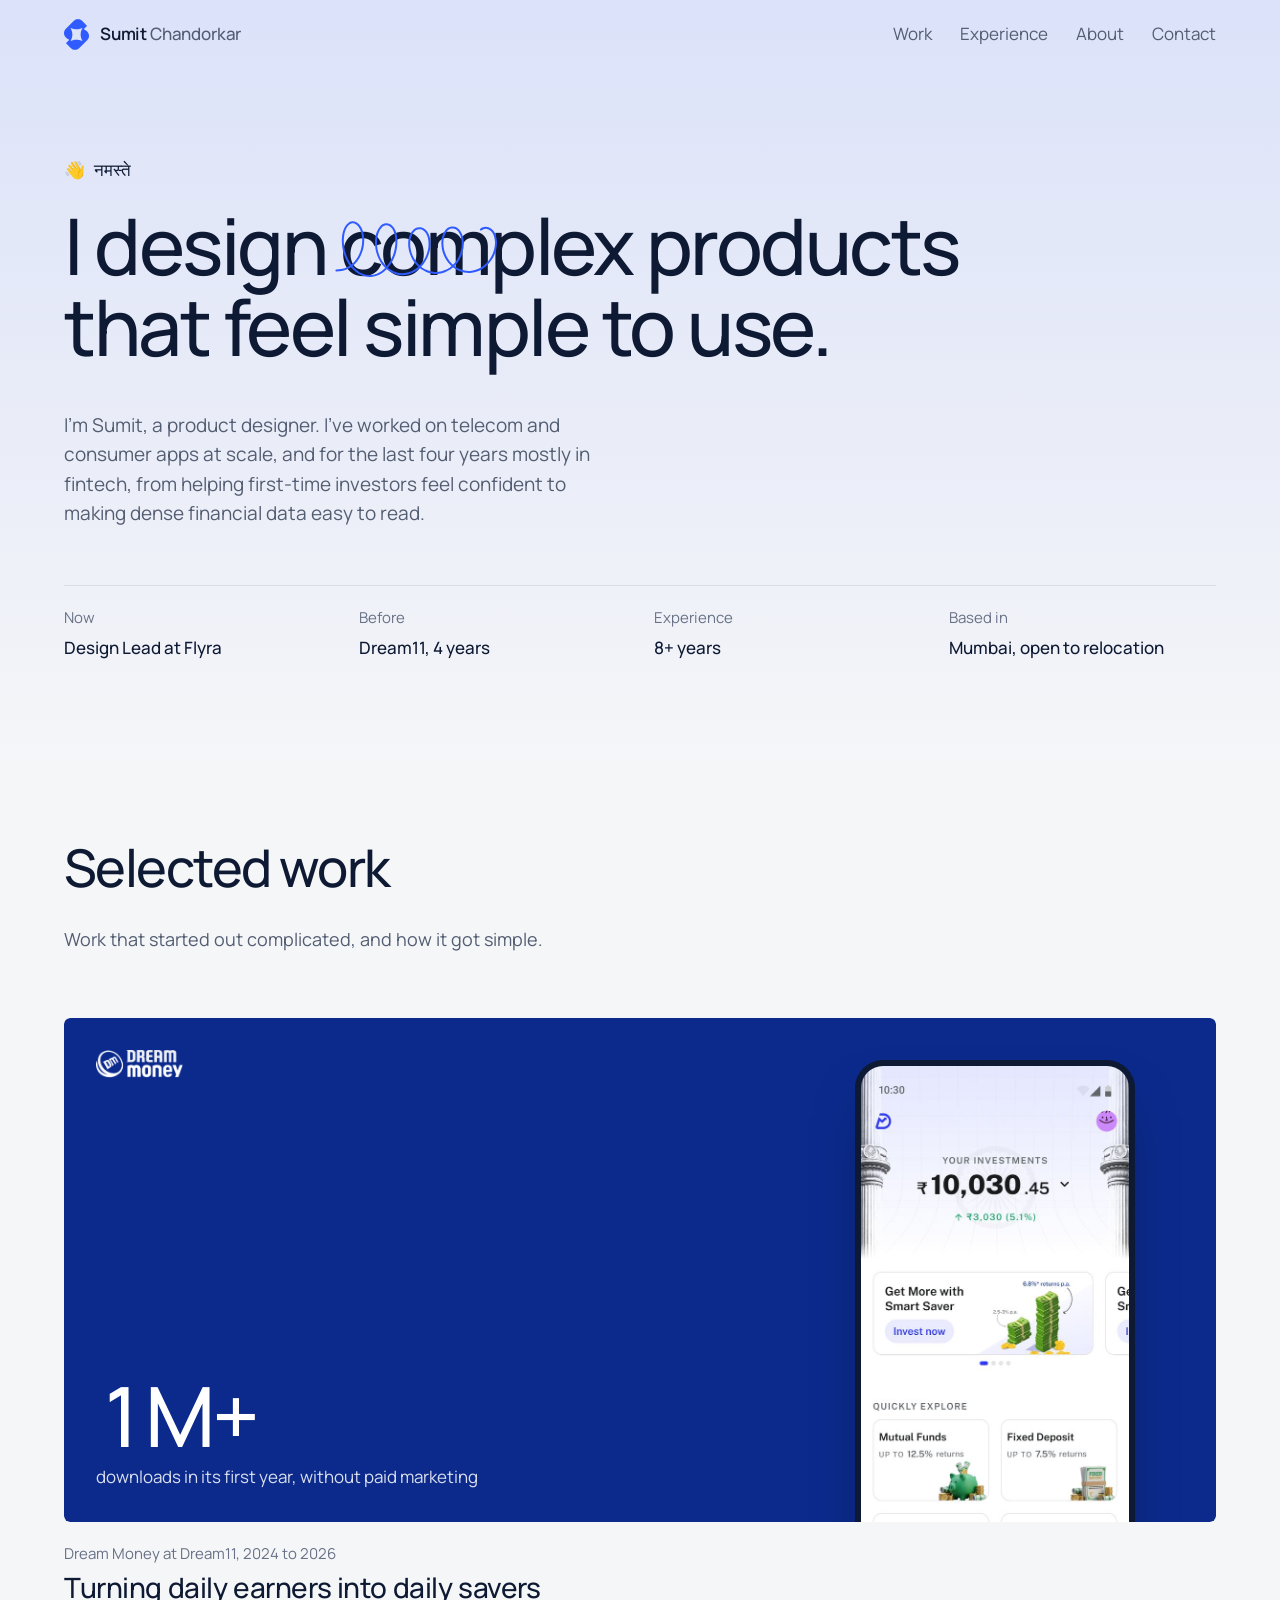
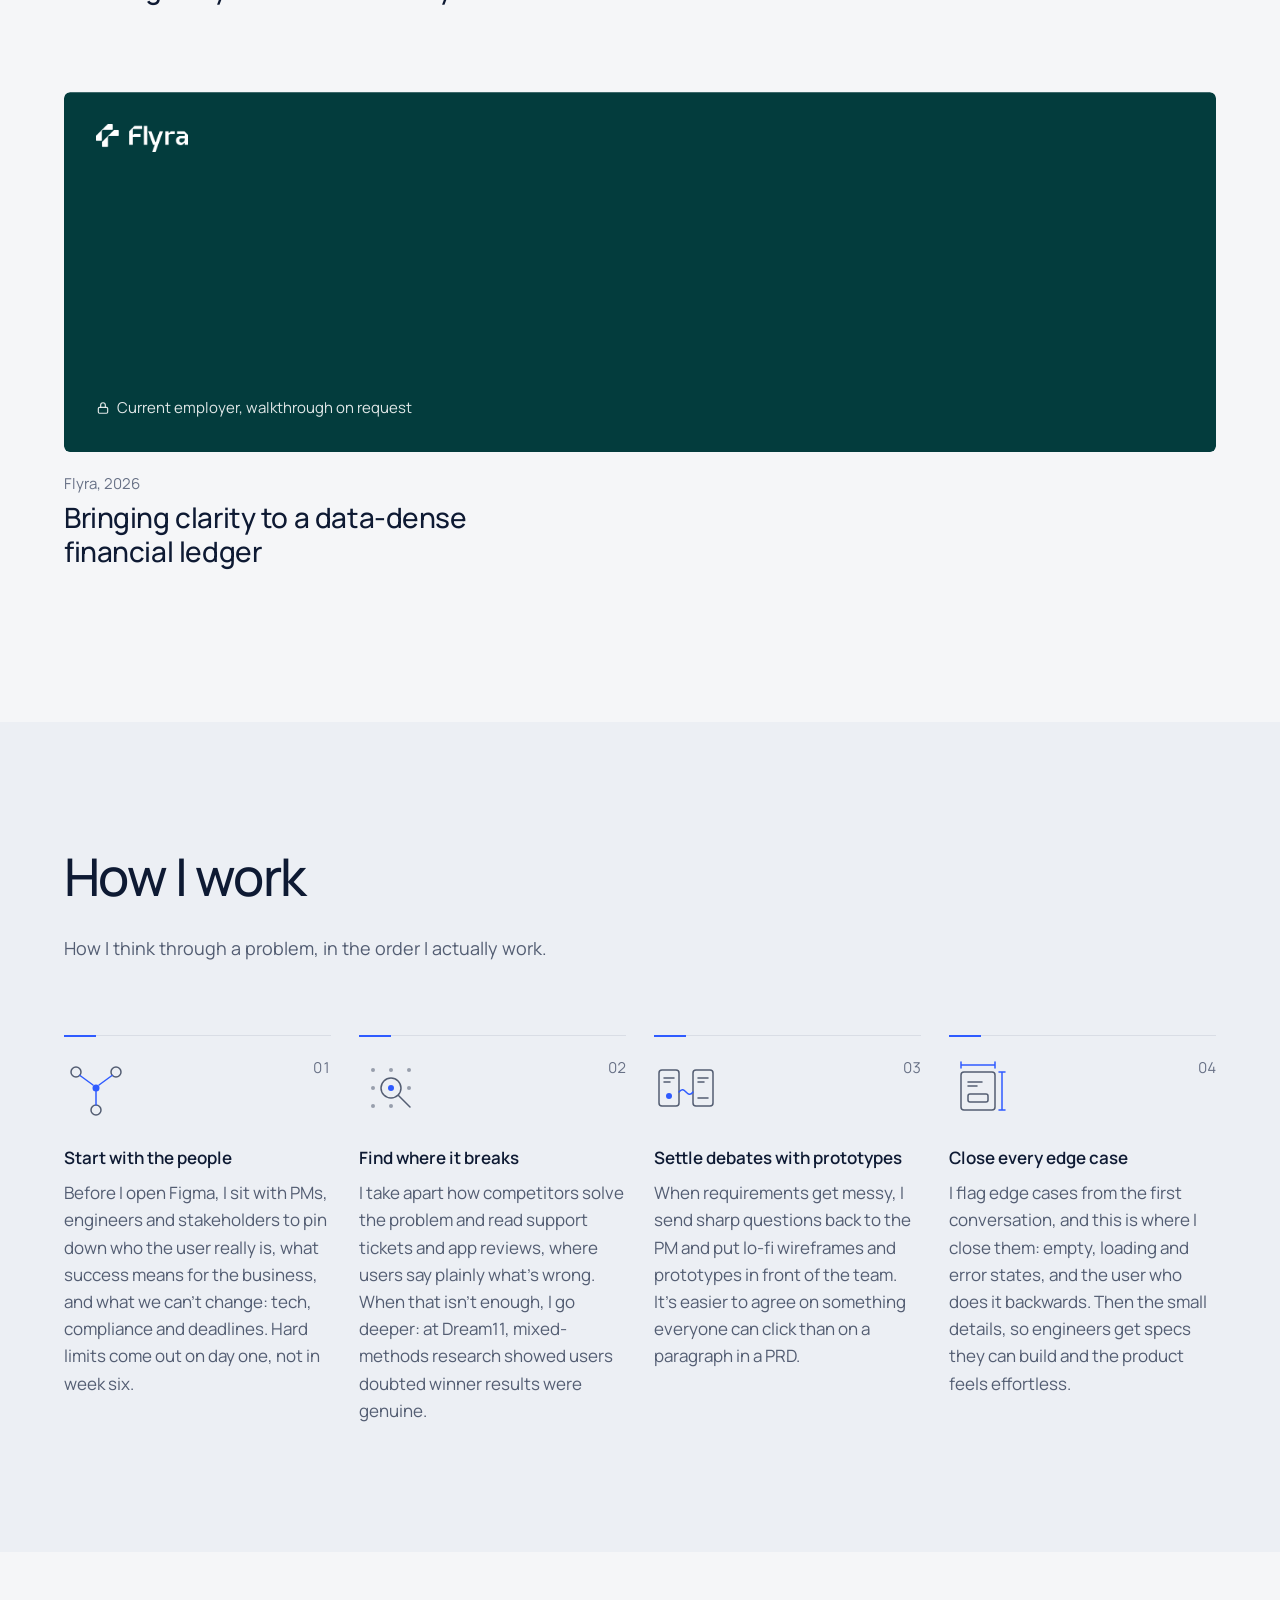
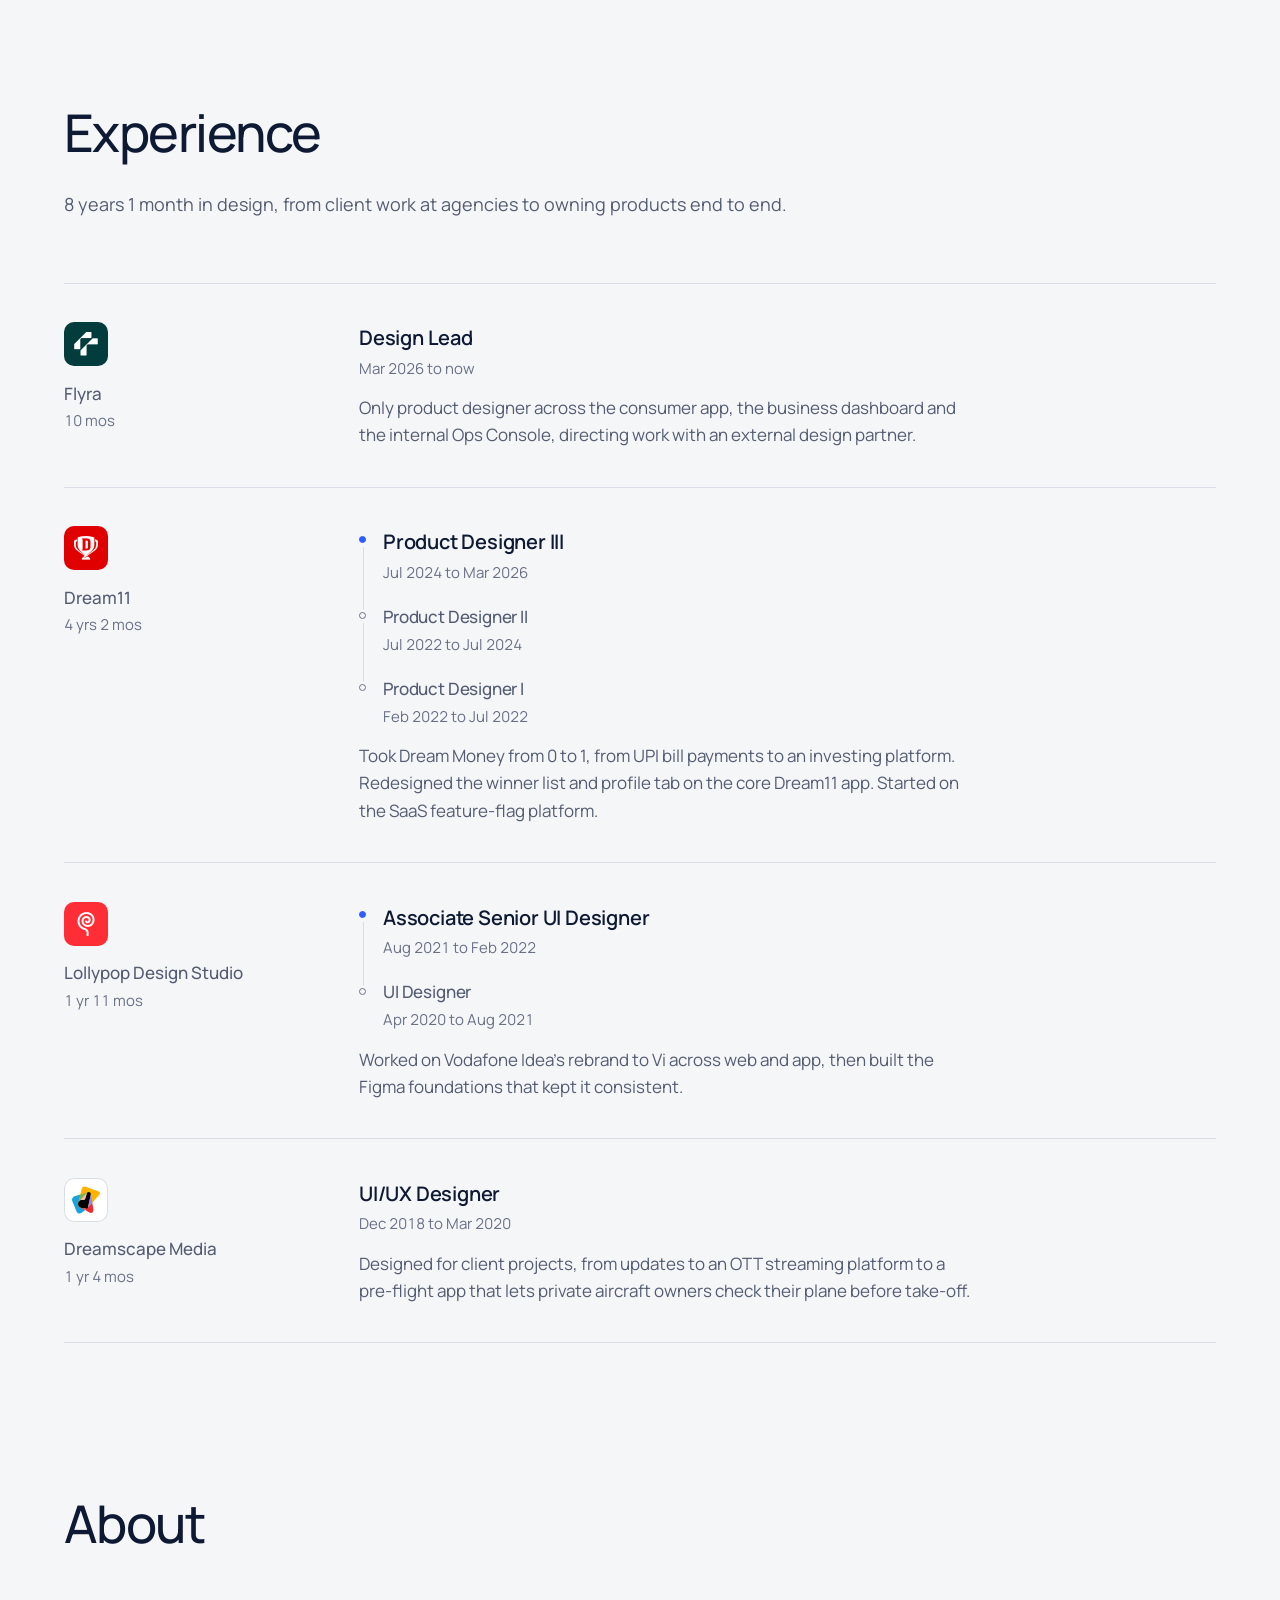
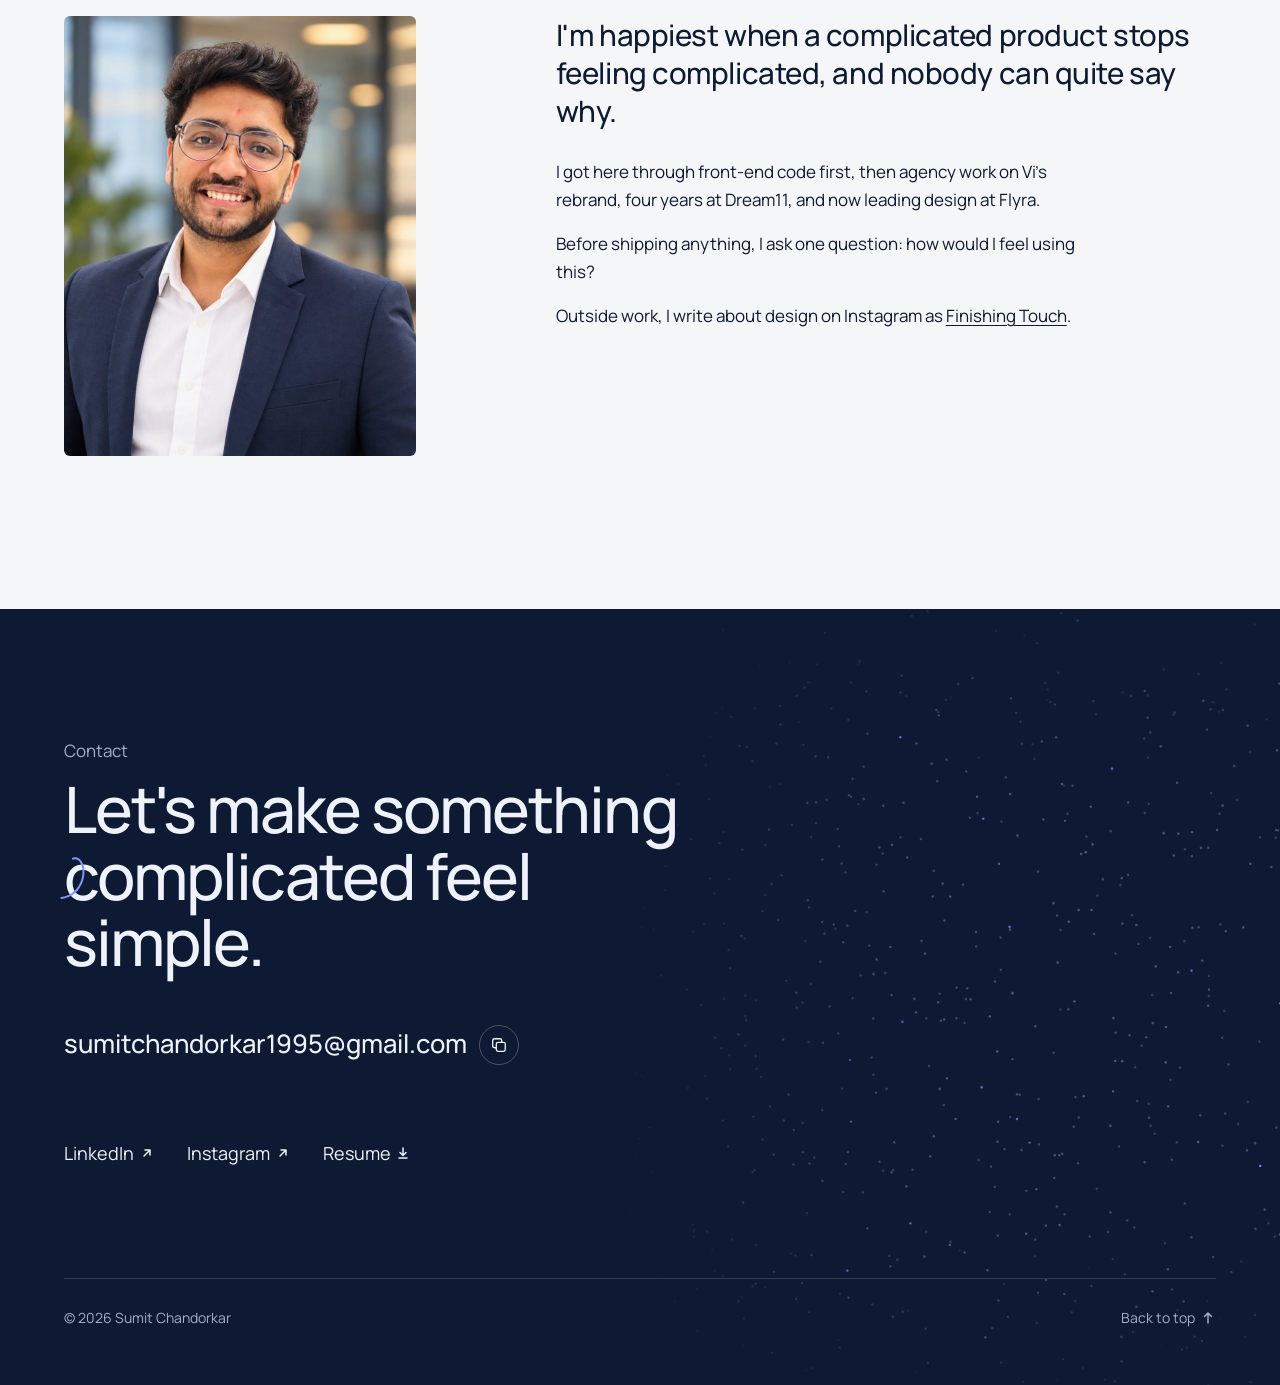
<file: index.html>
<!DOCTYPE html>
<html lang="en">
<head>
<meta charset="utf-8">
<meta http-equiv="X-UA-Compatible" content="IE=edge">
<meta name="viewport" content="width=device-width, initial-scale=1, viewport-fit=cover">
<title>Sumit Chandorkar, Product Designer</title>
<meta name="description" content="Sumit Chandorkar is a product designer with nearly 8 years in product, most recently in fintech. Design Lead at Flyra, previously four years at Dream11.">
<meta property="og:title" content="Sumit Chandorkar, Product Designer">
<meta property="og:description" content="I design complex products that feel simple to use. Design Lead at Flyra, previously Dream11.">
<meta property="og:type" content="website">
<meta name="theme-color" content="#F5F6F8">
<link rel="icon" type="image/svg+xml" href="assets/img/favicon.svg">
<link rel="preconnect" href="https://fonts.googleapis.com">
<link rel="preconnect" href="https://fonts.gstatic.com" crossorigin>
<link href="https://fonts.googleapis.com/css2?family=Manrope:wght@400;500;600&display=swap" rel="stylesheet">
<script>document.documentElement.className += ' js';</script>
<link rel="stylesheet" href="assets/css/main.css">
</head>
<body>
<span id="top"></span>

<header class="site-header">
  <div class="wrap header-in">
    <a class="brand" href="#top" aria-label="Sumit Chandorkar, back to top">
      <svg class="mark" viewBox="0 0 518.5 637.8" aria-hidden="true"><path fill-rule="evenodd" d="M91.6 419.8L99.2 423.1L100.8 424.4L102.0 426.0L102.8 427.9L103.2 430.0L103.1 432.0L102.6 434.0L101.6 435.8L43.1 494.5L42.1 496.1L41.6 497.9L41.7 499.9L42.5 501.7L144.6 604.0L150.5 609.3L158.2 615.3L166.4 620.7L175.0 625.4L184.0 629.4L193.2 632.6L202.7 635.1L212.4 636.7L222.2 637.6L232.0 637.7L241.9 637.0L251.5 635.5L261.1 633.2L270.4 630.1L281.1 625.4L289.8 620.7L298.0 615.3L305.7 609.3L312.9 602.7L484.7 430.8L492.5 421.9L499.4 412.4L503.4 405.7L506.2 400.4L509.4 393.3L512.1 386.0L513.9 380.3L515.8 372.7L517.2 365.0L518.1 357.2L518.5 349.4L518.4 343.4L517.9 335.6L517.2 329.7L515.8 322.1L514.4 316.3L512.1 308.8L509.4 301.5L506.2 294.3L502.5 287.4L498.3 280.7L493.7 274.3L488.8 268.3L484.8 263.9L464.1 243.2L459.8 239.1L453.8 234.1L444.2 227.2L439.2 224.1L432.3 220.5L426.9 217.9L420.6 215.4L419.1 214.5L417.5 213.2L416.4 211.5L415.6 209.6L415.3 207.8L415.3 206.0L415.7 204.3L416.6 202.4L417.7 201.0L475.5 143.2L476.3 141.9L476.8 140.4L476.9 138.9L476.6 137.2L475.2 135.1L373.9 33.8L365.0 26.0L355.4 19.1L347.0 14.2L340.0 10.7L332.6 7.7L323.4 4.6L315.8 2.7L308.0 1.3L300.2 0.4L290.4 0.0L282.6 0.3L274.7 1.0L265.1 2.7L257.5 4.6L250.0 7.0L242.6 9.9L235.6 13.3L227.1 18.1L222.1 21.3L215.8 26.0L211.3 29.8L205.6 35.1L33.8 206.9L26.0 215.8L19.1 225.4L15.1 232.1L12.4 237.4L9.1 244.5L6.4 251.8L4.1 259.3L2.7 265.1L1.3 272.8L0.6 278.7L0.1 286.4L0.0 292.4L0.4 300.3L1.3 308.0L2.3 313.9L4.1 321.4L5.8 327.2L8.4 334.5L12.4 343.5L16.1 350.4L20.2 357.1L24.8 363.5L28.5 368.1L33.7 373.8L55.8 395.9L64.7 403.7L71.0 408.4L75.9 411.6L86.3 417.4ZM139.9 181.9L152.8 187.9L168.9 194.5L185.1 200.0L198.0 203.6L214.1 207.2L227.0 209.2L243.1 210.8L259.2 211.4L272.2 211.0L288.3 209.6L301.2 207.7L317.3 204.4L333.4 200.0L349.5 194.5L365.7 187.9L379.5 181.5L381.2 181.4L382.7 182.3L383.4 183.7L383.2 185.4L374.5 201.7L366.3 219.5L363.4 226.6L359.5 237.2L357.1 244.3L354.0 255.0L350.5 269.2L349.1 276.3L347.4 286.9L345.9 301.1L345.5 308.2L345.3 318.9L345.7 333.1L346.6 343.7L347.4 350.8L349.8 365.0L352.1 375.7L354.0 382.8L356.0 389.9L359.5 400.5L362.1 407.6L366.3 418.3L374.5 436.0L383.2 452.4L383.4 453.3L383.3 454.3L382.4 455.8L381.0 456.4L379.5 456.3L365.7 449.9L349.5 443.3L333.4 437.8L317.3 433.4L304.4 430.6L288.3 428.1L275.4 426.9L259.3 426.4L246.3 426.7L230.2 428.1L217.3 430.0L201.2 433.4L185.1 437.8L169.0 443.3L152.8 449.9L139.1 456.3L137.3 456.4L135.8 455.5L135.1 453.9L135.3 452.4L144.0 436.0L152.2 418.3L155.1 411.2L159.0 400.5L163.6 386.3L165.5 379.2L168.0 368.6L170.6 354.4L171.5 347.3L172.6 336.6L173.2 322.4L173.1 311.8L172.8 304.7L171.5 290.5L169.4 276.3L166.4 262.1L164.5 255.0L161.4 244.3L157.8 233.7L153.7 223.0L145.7 205.3L140.3 194.6L135.2 185.2L135.2 183.5L135.6 182.6L136.3 181.9L137.1 181.4L138.1 181.3Z"/></svg>
      <span class="wm"><span class="wm-1">Sumit</span> <span class="wm-2">Chandorkar</span></span>
    </a>
    <nav class="site-nav" aria-label="Main">
      <a href="#work">Work</a>
      <a class="opt" href="#experience">Experience</a>
      <a class="opt2" href="#about">About</a>
      <a href="#contact">Contact</a>
      <span class="nav-dot" aria-hidden="true"></span>
    </nav>
  </div>
  <span class="progress" aria-hidden="true"></span>
</header>

<main>
  <div class="hero">
    <section class="wrap intro grid" aria-label="Introduction">
      <p class="hello"><span class="wave" aria-hidden="true">👋</span><span class="hello-word" aria-hidden="true">नमस्ते</span><span class="sr">Hello</span></p>
      <h1 class="knotted">I design <span class="w-from">complex</span> products <br class="br-lg">that feel <span class="w-to">simple</span> to&nbsp;use.<svg class="knot" aria-hidden="true"><path/></svg></h1>
      <p class="lede">I'm Sumit, a product designer. I've worked on telecom and consumer apps at scale, and for the last <span data-since="2022-07">four</span> years mostly in fintech, from helping first-time investors feel confident to making dense financial data easy to read.</p>
      <dl class="facts">
        <div><dt>Now</dt><dd>Design Lead at Flyra</dd></div>
        <div><dt>Before</dt><dd>Dream11, 4 years</dd></div>
        <div><dt>Experience</dt><dd data-years="short">Nearly 8 years</dd></div>
        <div><dt>Based in</dt><dd>Mumbai, open to relocation</dd></div>
      </dl>
    </section>
  </div>

  <section class="wrap section" id="work" aria-labelledby="work-title">
    <div class="section-head grid">
      <h2 id="work-title">Selected work</h2>
      <p>Work that started out complicated, and how it got simple.</p>
    </div>
    <!-- To add a real screen: add  background-image:url('images/dream-money.jpg'); background-size:cover; background-position:center;  to the cover's style.
         When a case study is ready: change <div class="case-link"> to <a class="case-link" href="dream-money.html"> and set data-chip="Read case study". -->
    <ol class="work grid">
      <li class="case lead">
        <a class="case-link" href="dream-money.html" data-chip="Read case study">
          <div class="cover" style="background-color:#0B2A8C;">
            <img class="logo" src="assets/img/logo-dream-money.png" alt="Dream Money">
            <div><div class="cover-figure">1M+</div><div class="cover-caption">downloads in its first year, without paid marketing</div></div>
            <div class="cover-shot phone crop" aria-hidden="true"><div class="screen"><img src="assets/img/dm-home.jpg" alt="" width="560" height="1213" loading="lazy"></div></div>
          </div>
          <div class="case-body">
            <p class="case-where">Dream Money at Dream11, 2024 to 2026</p>
            <h3>Turning daily earners into daily savers</h3>
          </div>
        </a>
      </li>
      <li class="case wide-card">
        <a class="case-link" href="mailto:sumitchandorkar1995@gmail.com?subject=Flyra%20walkthrough" data-chip="Ask for a walkthrough">
          <div class="cover" style="background-color:#033C3D;">
            <img class="logo" src="assets/img/logo-flyra.png" alt="Flyra">
            <span class="lock"><svg width="14" height="14" viewBox="0 0 24 24" fill="none" stroke="currentColor" stroke-width="2" aria-hidden="true"><rect x="4" y="11" width="16" height="10" rx="2"/><path d="M8 11V7a4 4 0 0 1 8 0v4"/></svg>Current employer, walkthrough on request</span>
          </div>
          <div class="case-body">
            <p class="case-where">Flyra, 2026</p>
            <h3>Bringing clarity to a data-dense financial ledger</h3>
          </div>
        </a>
      </li>
    </ol>
  </section>

  <section class="band" aria-labelledby="how-title">
    <div class="wrap">
      <div class="section-head grid">
        <h2 id="how-title">How I work</h2>
        <p>How I think through a problem, in the order I actually work.</p>
      </div>
      <ol class="habits">
        <li class="habit">
          <div class="habit-top">
            <svg class="glyph" viewBox="0 0 64 64" fill="none" stroke="currentColor" stroke-width="1.5" aria-hidden="true">
              <circle cx="12" cy="16" r="5"/><circle cx="52" cy="16" r="5"/><circle cx="32" cy="54" r="5"/>
              <path class="as g-dim" pathLength="1" d="M16 19.5 L29 29" stroke-linecap="round"/>
              <path class="as g-dim g-dim2" pathLength="1" d="M48 19.5 L35 29" stroke-linecap="round"/>
              <path class="as g-dim g-dim3" pathLength="1" d="M32 49 L32 35.5" stroke-linecap="round"/>
              <circle class="a g-pop" cx="32" cy="32" r="3.5" stroke="none"/>
            </svg>
            <span class="step">01</span>
          </div>
          <h3>Start with the people</h3>
          <p>Before I open Figma, I sit with PMs, engineers and stakeholders to pin down who the user really is, what success means for the business, and what we can't change: tech, compliance and deadlines. Hard limits come out on day one, not in week six.</p>
        </li>
        <li class="habit">
          <div class="habit-top">
            <svg class="glyph" viewBox="0 0 64 64" fill="none" stroke="currentColor" stroke-width="1.5" aria-hidden="true">
              <g fill="currentColor" stroke="none" opacity=".55">
                <circle cx="14" cy="14" r="2"/><circle cx="32" cy="14" r="2"/><circle cx="50" cy="14" r="2"/>
                <circle cx="14" cy="32" r="2"/><circle cx="50" cy="32" r="2"/>
                <circle cx="14" cy="50" r="2"/><circle cx="32" cy="50" r="2"/>
              </g>
              <circle class="a g-found" cx="32" cy="32" r="3" stroke="none"/>
              <g class="g-lens"><circle cx="32" cy="32" r="10"/><path d="M39.5 39.5 L51 51" stroke-linecap="round"/></g>
            </svg>
            <span class="step">02</span>
          </div>
          <h3>Find where it breaks</h3>
          <p>I take apart how competitors solve the problem and read support tickets and app reviews, where users say plainly what's wrong. When that isn't enough, I go deeper: at Dream11, mixed-methods research showed users doubted winner results were genuine.</p>
        </li>
        <li class="habit">
          <div class="habit-top">
            <svg class="glyph" viewBox="0 0 64 64" fill="none" stroke="currentColor" stroke-width="1.5" aria-hidden="true">
              <rect x="5" y="14" width="20" height="36" rx="3"/>
              <path d="M10 22h10M10 26h6" stroke-linecap="round"/>
              <rect x="39" y="14" width="20" height="36" rx="3"/>
              <path d="M44 22h10M44 26h6M44 42h10" stroke-linecap="round"/>
              <path class="as g-dim" pathLength="1" d="M25 36 C31 28, 33 44, 39 36" stroke-linecap="round"/>
              <circle class="a g-pop g-pop2" cx="15" cy="40" r="3" stroke="none"/>
            </svg>
            <span class="step">03</span>
          </div>
          <h3>Settle debates with prototypes</h3>
          <p>When requirements get messy, I send sharp questions back to the PM and put lo-fi wireframes and prototypes in front of the team. It's easier to agree on something everyone can click than on a paragraph in a PRD.</p>
        </li>
        <li class="habit">
          <div class="habit-top">
            <svg class="glyph" viewBox="0 0 64 64" fill="none" stroke="currentColor" stroke-width="1.5" aria-hidden="true">
              <rect x="12" y="16" width="34" height="38" rx="3"/>
              <rect x="19" y="38" width="20" height="8" rx="2"/>
              <path d="M19 26h14M19 30h9" stroke-linecap="round"/>
              <path class="as g-dim" pathLength="1" d="M12 9 H46 M12 6 V12 M46 6 V12" stroke-linecap="round"/>
              <path class="as g-dim g-dim2" pathLength="1" d="M53 16 V54 M50 16 H56 M50 54 H56" stroke-linecap="round"/>
            </svg>
            <span class="step">04</span>
          </div>
          <h3>Close every edge case</h3>
          <p>I flag edge cases from the first conversation, and this is where I close them: empty, loading and error states, and the user who does it backwards. Then the small details, so engineers get specs they can build and the product feels effortless.</p>
        </li>
      </ol>
      <div class="habit-dots" aria-hidden="true"><span class="on"></span><span></span><span></span><span></span></div>
    </div>
  </section>

  <section class="wrap section" id="experience" aria-labelledby="exp-title">
    <div class="section-head grid">
      <h2 id="exp-title">Experience</h2>
      <p><span class="total" data-years="exact">7 years 11 months</span> in design, from client work at agencies to owning products end to end.</p>
    </div>
    <!-- Dates live in data-from / data-to (YYYY-MM). Tenure is worked out in the browser, so it grows every month on its own. -->
    <ol class="timeline">
      <li class="job">
        <div class="co"><span class="co-logo" style="background-color:#033C3D"><img src="assets/img/logo-flyra-small.png" alt=""></span><span class="org">Flyra</span><span class="tenure" data-from="2026-03">8 mos</span></div>
        <div class="what">
          <ol class="roles"><li><span class="title">Design Lead</span><span class="dates">Mar 2026 to now</span></li></ol>
          <p class="desc">Only product designer across the consumer app, the business dashboard and the internal Ops Console, directing work with an external design partner.</p>
        </div>
      </li>
      <li class="job">
        <div class="co"><span class="co-logo" style="background-color:#E10000"><img src="assets/img/logo-dream11.png" alt=""></span><span class="org">Dream11</span><span class="tenure" data-from="2022-02" data-to="2026-03">4 yrs 2 mos</span></div>
        <div class="what">
          <ol class="roles ladder">
            <li><span class="title">Product Designer III</span><span class="dates">Jul 2024 to Mar 2026</span></li>
            <li><span class="title">Product Designer II</span><span class="dates">Jul 2022 to Jul 2024</span></li>
            <li><span class="title">Product Designer I</span><span class="dates">Feb 2022 to Jul 2022</span></li>
          </ol>
          <p class="desc">Took Dream Money from 0 to 1, from UPI bill payments to an investing platform. Redesigned the winner list and profile tab on the core Dream11 app. Started on the SaaS feature-flag platform.</p>
        </div>
      </li>
      <li class="job">
        <div class="co"><span class="co-logo" style="background-color:#FF2D36"><img src="assets/img/logo-lollypop.png" alt=""></span><span class="org">Lollypop Design Studio</span><span class="tenure" data-from="2020-04" data-to="2022-02">1 yr 11 mos</span></div>
        <div class="what">
          <ol class="roles ladder">
            <li><span class="title">Associate Senior UI Designer</span><span class="dates">Aug 2021 to Feb 2022</span></li>
            <li><span class="title">UI Designer</span><span class="dates">Apr 2020 to Aug 2021</span></li>
          </ol>
          <p class="desc">Worked on Vodafone Idea's rebrand to Vi across web and app, then built the Figma foundations that kept it consistent.</p>
        </div>
      </li>
      <li class="job">
        <div class="co"><span class="co-logo co-light"><img src="assets/img/logo-dreamscape.svg" alt=""></span><span class="org">Dreamscape Media</span><span class="tenure" data-from="2018-12" data-to="2020-03">1 yr 4 mos</span></div>
        <div class="what">
          <ol class="roles"><li><span class="title">UI/UX Designer</span><span class="dates">Dec 2018 to Mar 2020</span></li></ol>
          <p class="desc">Designed for client projects, from updates to an OTT streaming platform to a pre-flight app that lets private aircraft owners check their plane before take-off.</p>
        </div>
      </li>
    </ol>
  </section>

  <section class="wrap section" id="about" aria-labelledby="about-title">
    <div class="section-head grid"><h2 id="about-title">About</h2></div>
    <div class="about grid">
      <img class="portrait" src="assets/img/sumit.jpg" width="704" height="880" alt="Sumit Chandorkar" loading="lazy" decoding="async">
      <div class="about-text">
        <p class="big">I'm happiest when a complicated product stops feeling complicated, and nobody can quite say why.</p>
        <p>I got here through front-end code first, then agency work on Vi's rebrand, four years at Dream11, and now leading design at Flyra.</p>
        <p>Before shipping anything, I ask one question: how would I feel using this?</p>
        <p>Outside work, I write about design on Instagram as <a href="https://www.instagram.com/finishingtouch620/">Finishing Touch</a>.</p>
      </div>
    </div>
  </section>
</main>

<footer class="site-footer" id="contact">
  <canvas class="foot-field" id="foot-field" aria-hidden="true"></canvas>
  <div class="wrap foot-in">
    <p class="foot-kicker">Contact</p>
    <p class="contact-line knotted">Let's make something <span class="w-from">complicated</span> feel <span class="w-to">simple</span>.<svg class="knot" aria-hidden="true"><path/></svg></p>
    <div class="mail-row">
      <a class="mail ul" href="mailto:sumitchandorkar1995@gmail.com">sumitchandorkar1995@gmail.com</a>
      <button class="copy" type="button" aria-label="Copy email address" data-tip="Copy email" hidden>
        <svg class="i-copy" viewBox="0 0 20 20" fill="none" stroke="currentColor" stroke-width="1.5" aria-hidden="true"><rect x="7" y="7" width="10" height="10" rx="2"/><path d="M13 7 V5 a2 2 0 0 0 -2 -2 H5 a2 2 0 0 0 -2 2 v6 a2 2 0 0 0 2 2 h2"/></svg>
        <svg class="i-done" viewBox="0 0 20 20" fill="none" stroke="currentColor" stroke-width="1.8" aria-hidden="true"><path d="M4.5 10.5 L8.5 14.5 L15.5 6" stroke-linecap="round" stroke-linejoin="round"/></svg>
      </button>
      <span class="sr" aria-live="polite" id="copy-status"></span>
    </div>
    <ul class="foot-links">
      <li><a class="ul" href="https://www.linkedin.com/in/sumitchandorkar-088304bb" target="_blank" rel="noopener">LinkedIn<svg class="ico" viewBox="0 0 16 16" fill="none" stroke="currentColor" stroke-width="1.5" aria-hidden="true"><path d="M5 11 L11 5 M6 5 H11 V10" stroke-linecap="round" stroke-linejoin="round"/></svg><span class="sr"> (opens in a new tab)</span></a></li>
      <li><a class="ul" href="https://www.instagram.com/finishingtouch620/" target="_blank" rel="noopener">Instagram<svg class="ico" viewBox="0 0 16 16" fill="none" stroke="currentColor" stroke-width="1.5" aria-hidden="true"><path d="M5 11 L11 5 M6 5 H11 V10" stroke-linecap="round" stroke-linejoin="round"/></svg><span class="sr"> (opens in a new tab)</span></a></li>
      <!-- Add resume.pdf next to index.html before going live, or this link will break -->
      <li><a class="ul" href="resume.pdf" download>Resume<svg class="ico" viewBox="0 0 16 16" fill="none" stroke="currentColor" stroke-width="1.5" aria-hidden="true"><path d="M8 3 V10 M5 7.5 L8 10.5 L11 7.5 M4 13 H12" stroke-linecap="round" stroke-linejoin="round"/></svg><span class="sr"> (PDF download)</span></a></li>
    </ul>
    <div class="footer-meta">
      <span>© 2026 Sumit Chandorkar</span>
      <a class="to-top" href="#top">Back to top<svg class="ico" viewBox="0 0 16 16" fill="none" stroke="currentColor" stroke-width="1.5" aria-hidden="true"><path d="M8 13 V3 M4.5 6.5 L8 3 L11.5 6.5" stroke-linecap="round" stroke-linejoin="round"/></svg></a>
    </div>
  </div>
</footer>

<script src="assets/js/main.js"></script>
</body>
</html>
</file>
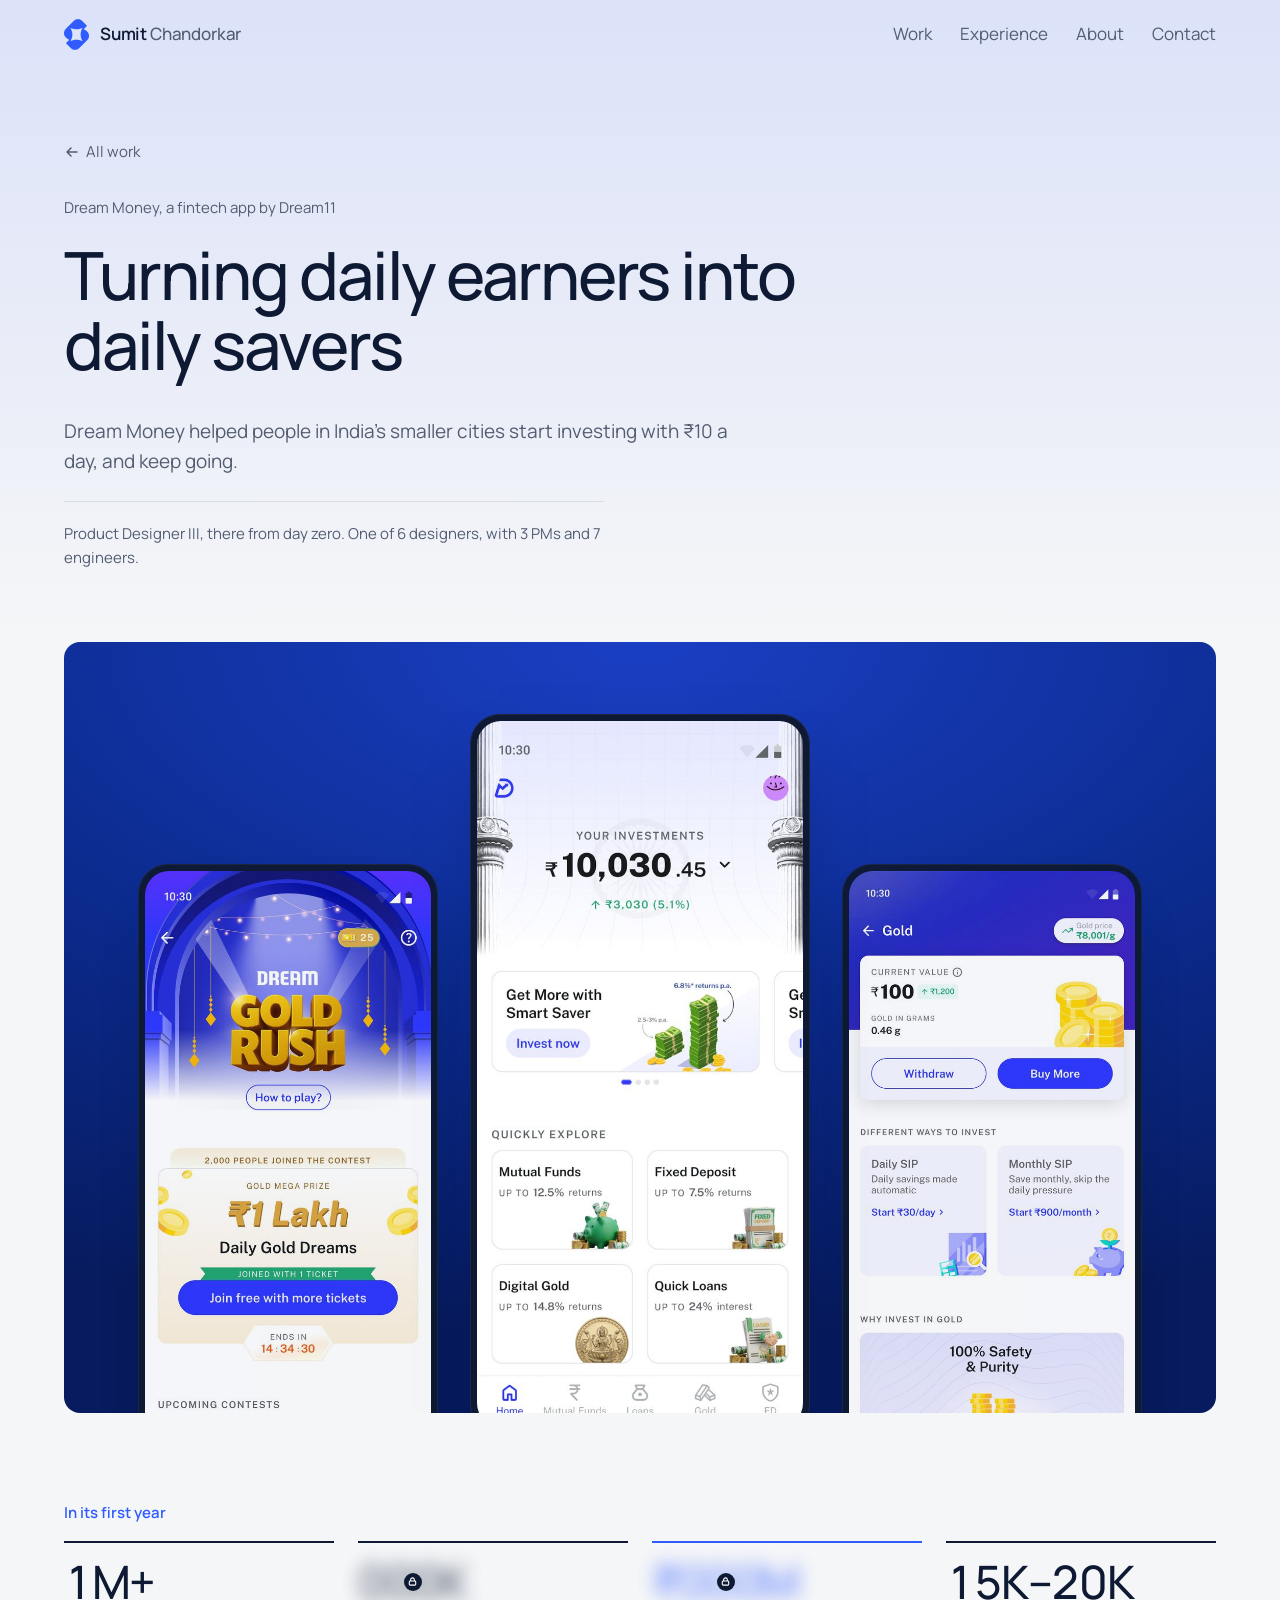
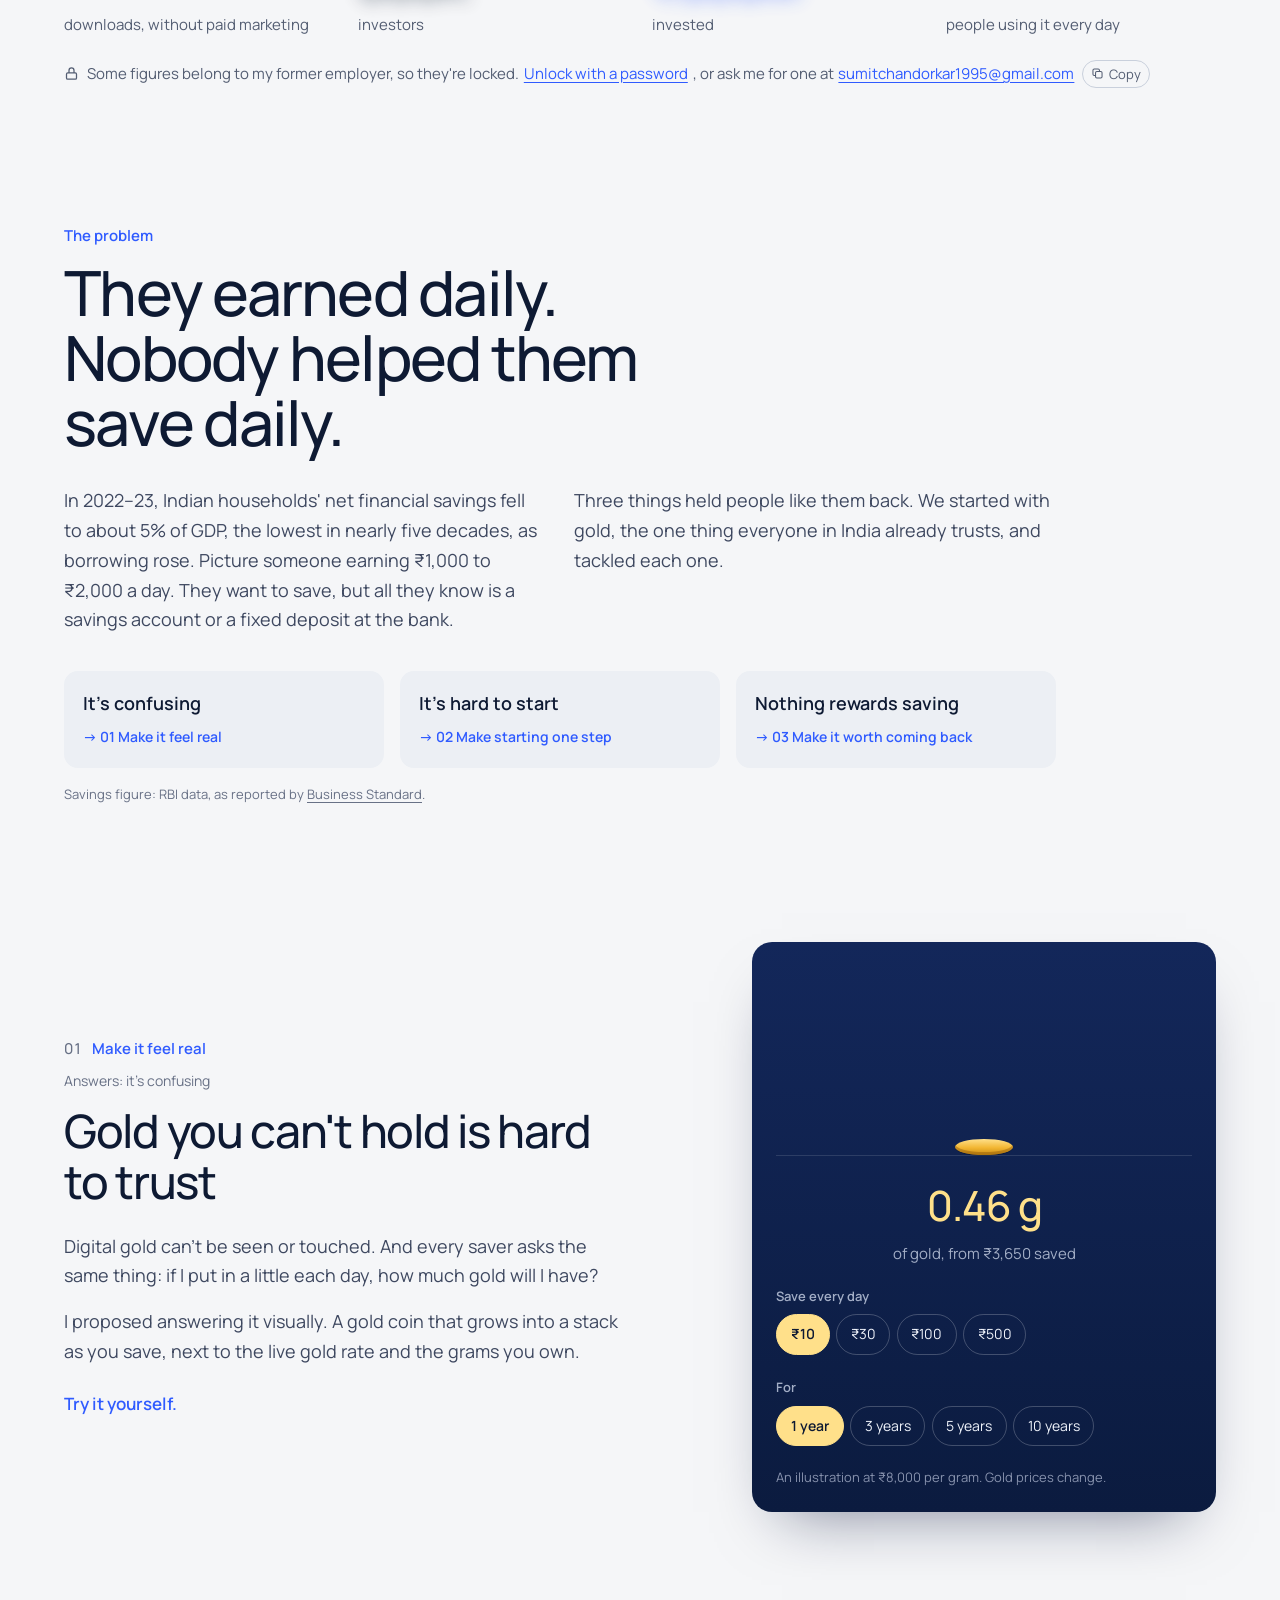
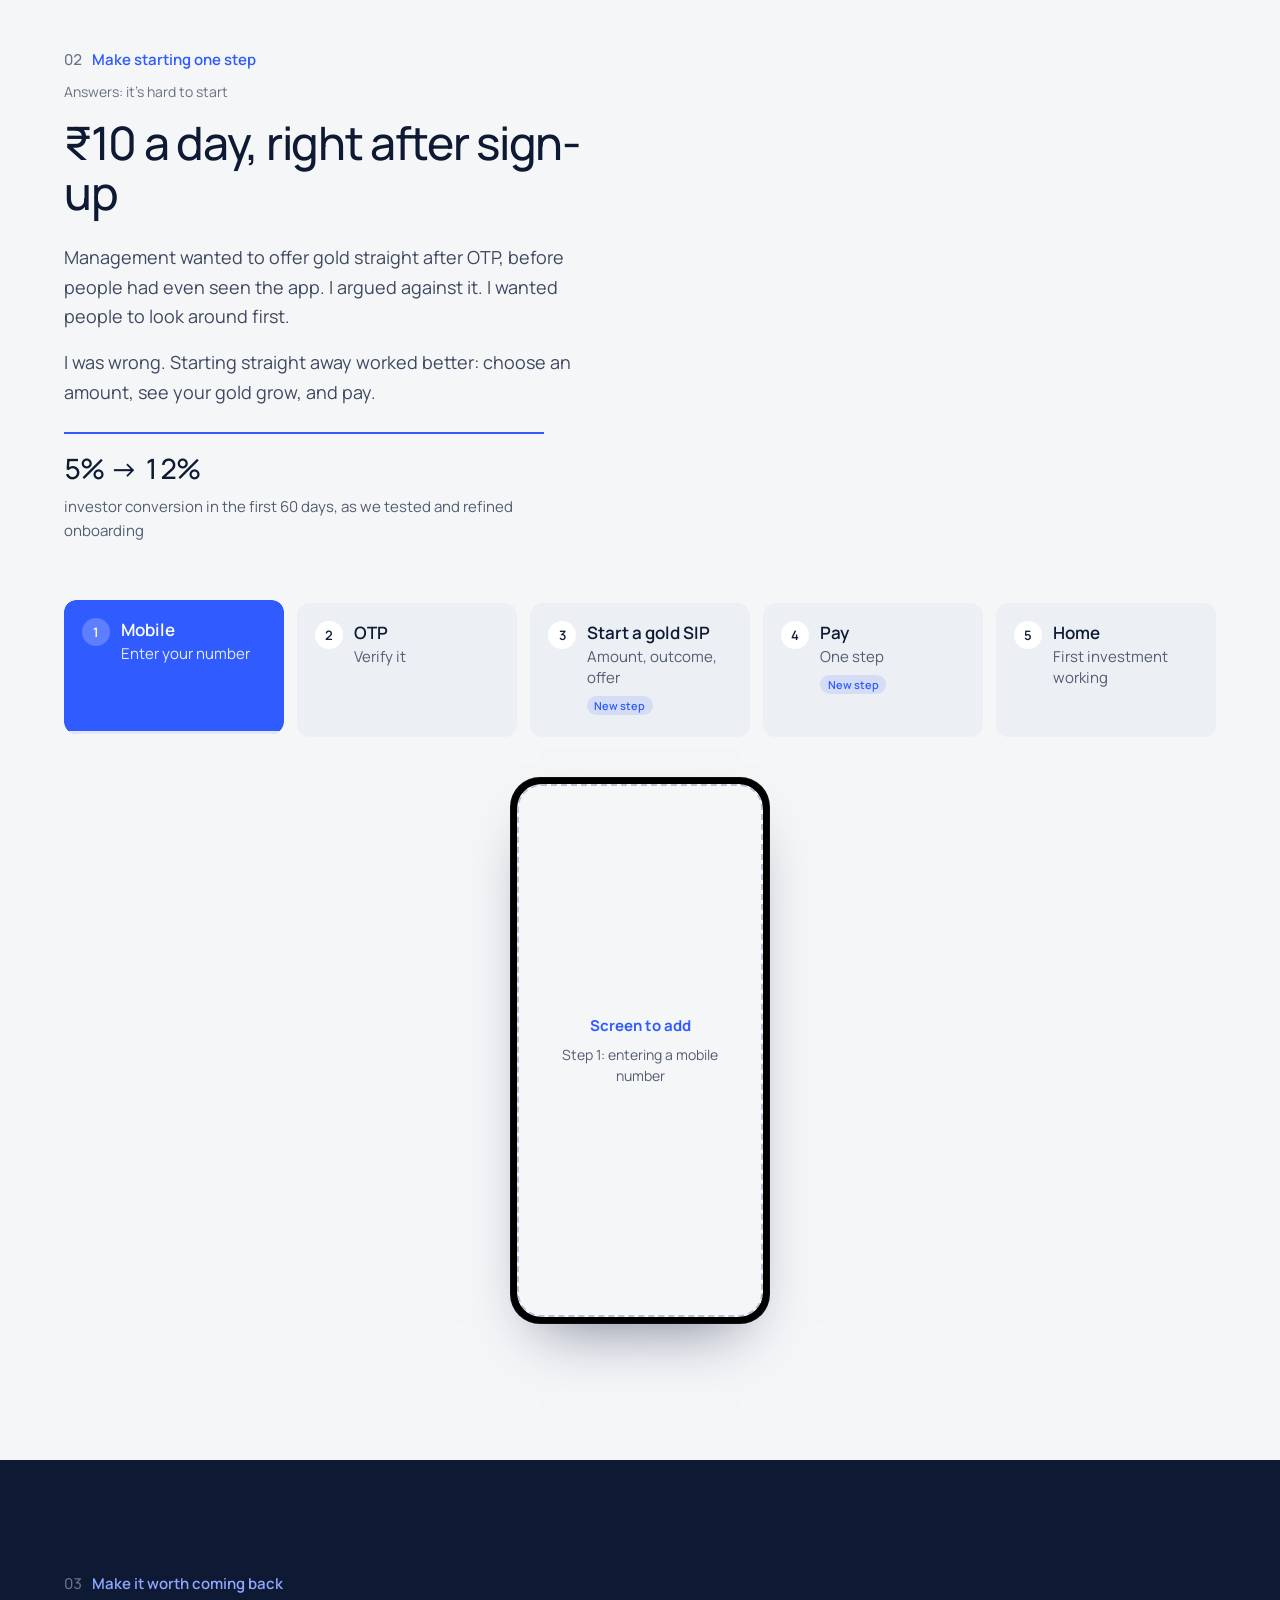
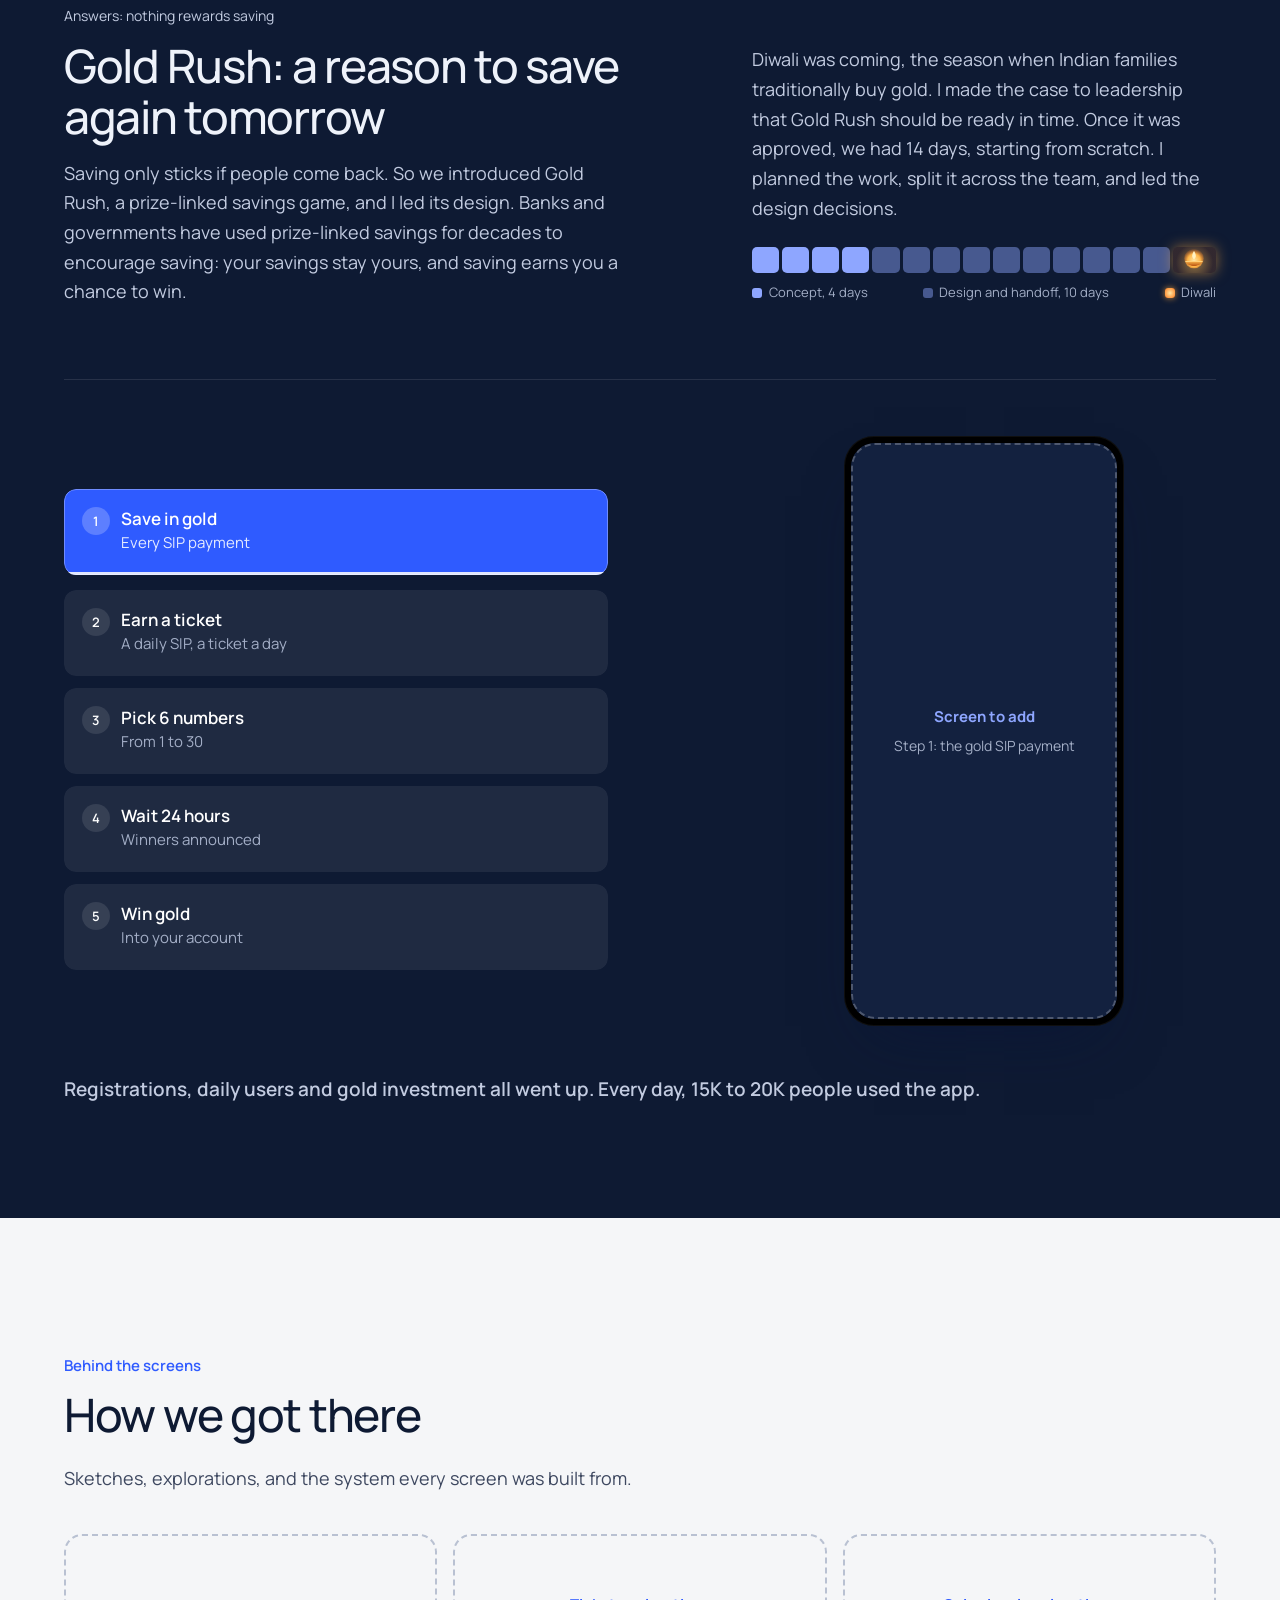
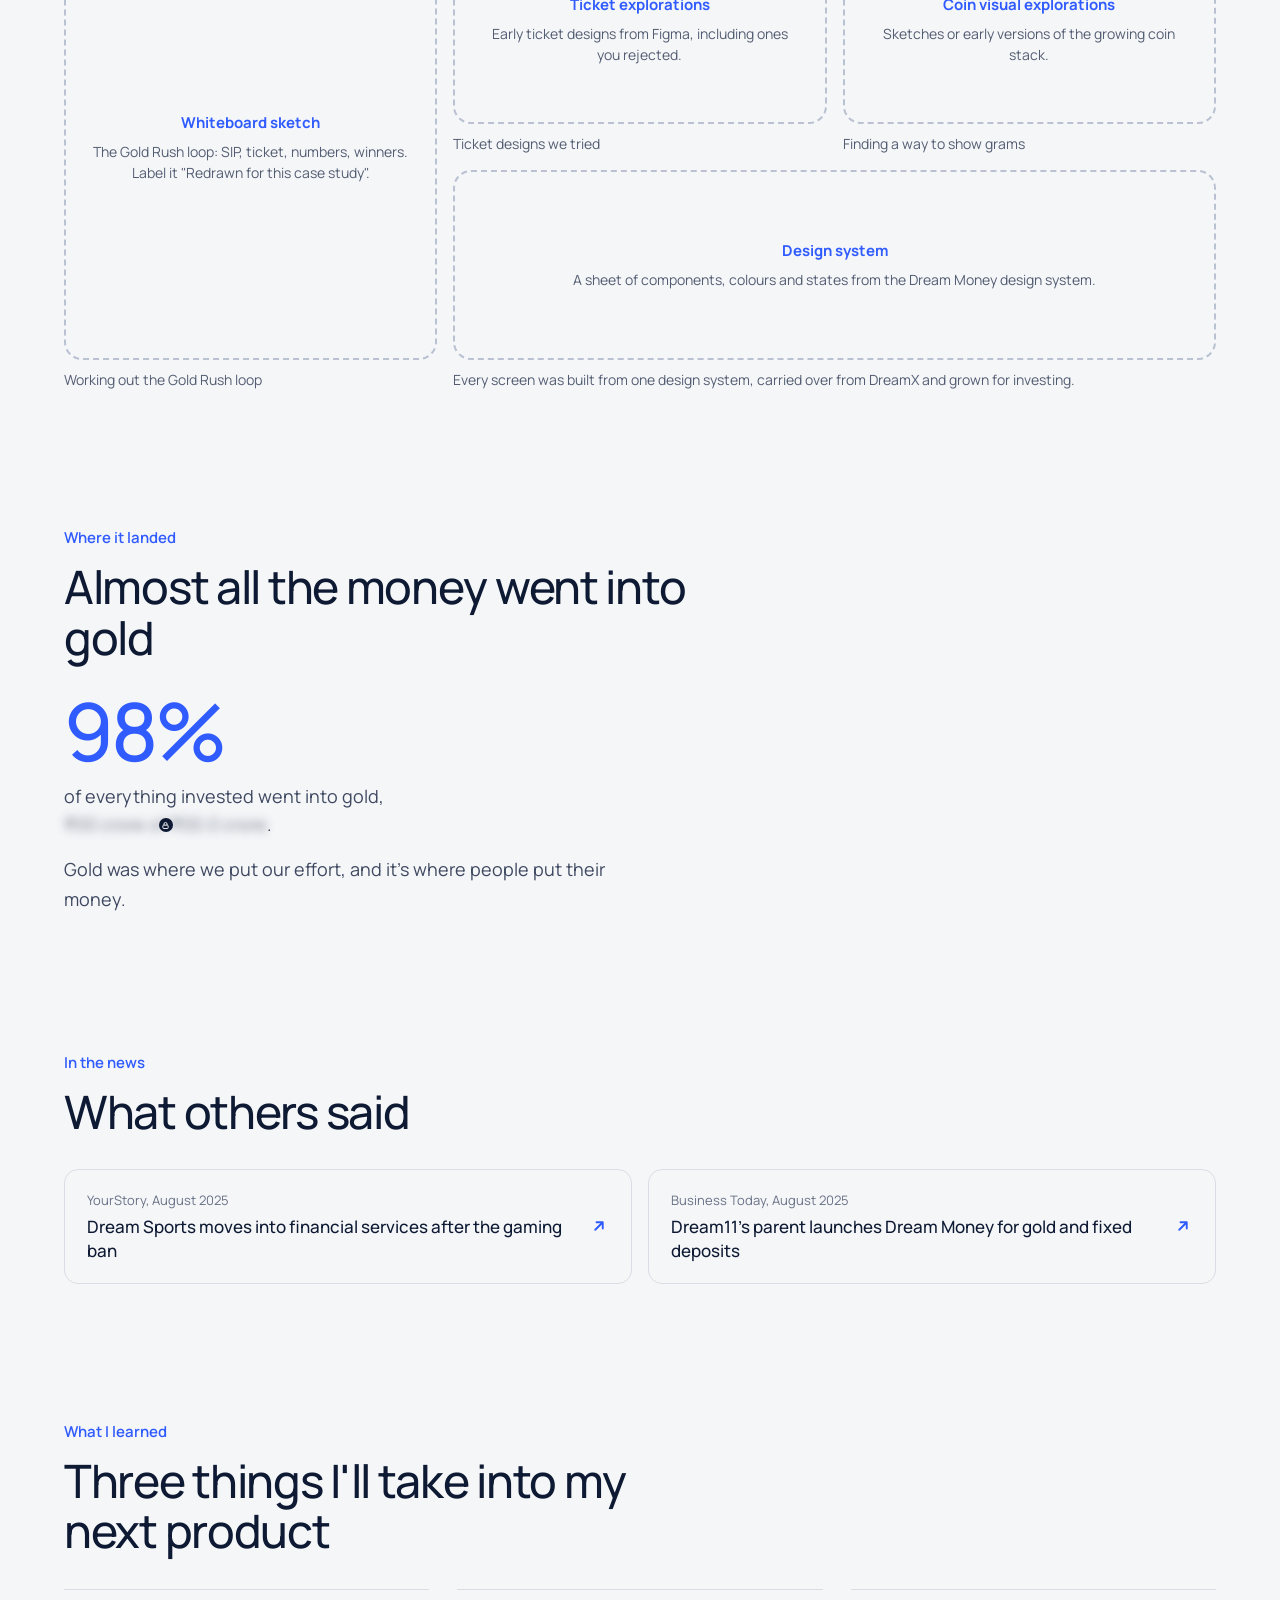
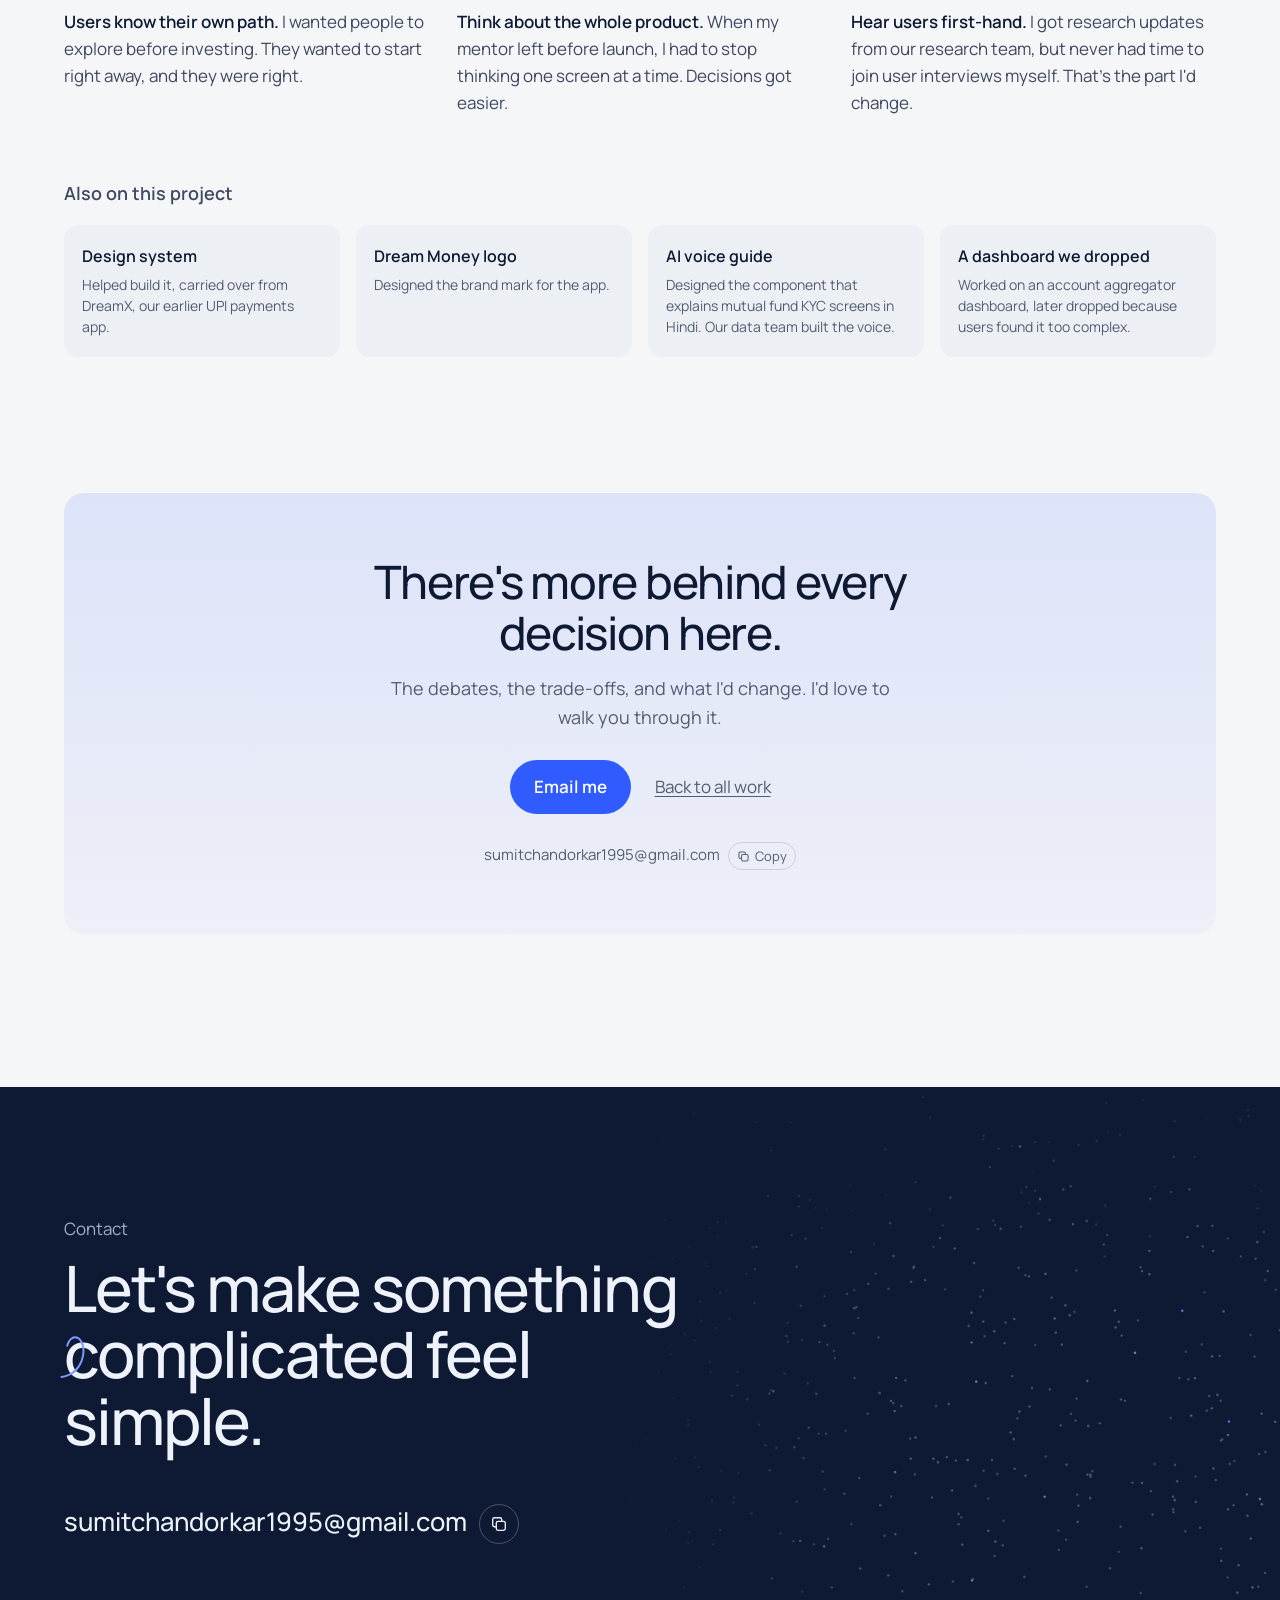
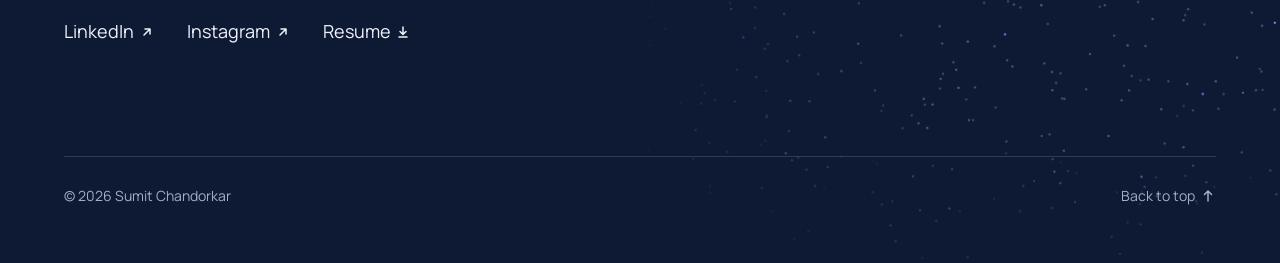
<file: dream-money.html>
<!DOCTYPE html>
<html lang="en">
<head>
<meta charset="utf-8">
<meta http-equiv="X-UA-Compatible" content="IE=edge">
<meta name="viewport" content="width=device-width, initial-scale=1, viewport-fit=cover">
<title>Turning daily earners into daily savers, Dream Money case study</title>
<meta name="description" content="How Dream Money helped people in India&#39;s smaller cities start investing with ₹10 a day, and keep going. A case study by Sumit Chandorkar.">
<meta property="og:title" content="Turning daily earners into daily savers, Sumit Chandorkar">
<meta property="og:description" content="I design complex products that feel simple to use. Design Lead at Flyra, previously Dream11.">
<meta property="og:type" content="website">
<meta name="theme-color" content="#F5F6F8">
<link rel="icon" type="image/svg+xml" href="assets/img/favicon.svg">
<link rel="preconnect" href="https://fonts.googleapis.com">
<link rel="preconnect" href="https://fonts.gstatic.com" crossorigin>
<link href="https://fonts.googleapis.com/css2?family=Manrope:wght@400;500;600&display=swap" rel="stylesheet">
<script>document.documentElement.className += ' js';</script>
<link rel="stylesheet" href="assets/css/main.css">
<link rel="stylesheet" href="assets/css/case-study.css">
</head>
<body>
<span id="top"></span>
<header class="site-header">
  <div class="wrap header-in">
    <a class="brand" href="index.html" aria-label="Sumit Chandorkar, back to top">
      <svg class="mark" viewBox="0 0 518.5 637.8" aria-hidden="true"><path fill-rule="evenodd" d="M91.6 419.8L99.2 423.1L100.8 424.4L102.0 426.0L102.8 427.9L103.2 430.0L103.1 432.0L102.6 434.0L101.6 435.8L43.1 494.5L42.1 496.1L41.6 497.9L41.7 499.9L42.5 501.7L144.6 604.0L150.5 609.3L158.2 615.3L166.4 620.7L175.0 625.4L184.0 629.4L193.2 632.6L202.7 635.1L212.4 636.7L222.2 637.6L232.0 637.7L241.9 637.0L251.5 635.5L261.1 633.2L270.4 630.1L281.1 625.4L289.8 620.7L298.0 615.3L305.7 609.3L312.9 602.7L484.7 430.8L492.5 421.9L499.4 412.4L503.4 405.7L506.2 400.4L509.4 393.3L512.1 386.0L513.9 380.3L515.8 372.7L517.2 365.0L518.1 357.2L518.5 349.4L518.4 343.4L517.9 335.6L517.2 329.7L515.8 322.1L514.4 316.3L512.1 308.8L509.4 301.5L506.2 294.3L502.5 287.4L498.3 280.7L493.7 274.3L488.8 268.3L484.8 263.9L464.1 243.2L459.8 239.1L453.8 234.1L444.2 227.2L439.2 224.1L432.3 220.5L426.9 217.9L420.6 215.4L419.1 214.5L417.5 213.2L416.4 211.5L415.6 209.6L415.3 207.8L415.3 206.0L415.7 204.3L416.6 202.4L417.7 201.0L475.5 143.2L476.3 141.9L476.8 140.4L476.9 138.9L476.6 137.2L475.2 135.1L373.9 33.8L365.0 26.0L355.4 19.1L347.0 14.2L340.0 10.7L332.6 7.7L323.4 4.6L315.8 2.7L308.0 1.3L300.2 0.4L290.4 0.0L282.6 0.3L274.7 1.0L265.1 2.7L257.5 4.6L250.0 7.0L242.6 9.9L235.6 13.3L227.1 18.1L222.1 21.3L215.8 26.0L211.3 29.8L205.6 35.1L33.8 206.9L26.0 215.8L19.1 225.4L15.1 232.1L12.4 237.4L9.1 244.5L6.4 251.8L4.1 259.3L2.7 265.1L1.3 272.8L0.6 278.7L0.1 286.4L0.0 292.4L0.4 300.3L1.3 308.0L2.3 313.9L4.1 321.4L5.8 327.2L8.4 334.5L12.4 343.5L16.1 350.4L20.2 357.1L24.8 363.5L28.5 368.1L33.7 373.8L55.8 395.9L64.7 403.7L71.0 408.4L75.9 411.6L86.3 417.4ZM139.9 181.9L152.8 187.9L168.9 194.5L185.1 200.0L198.0 203.6L214.1 207.2L227.0 209.2L243.1 210.8L259.2 211.4L272.2 211.0L288.3 209.6L301.2 207.7L317.3 204.4L333.4 200.0L349.5 194.5L365.7 187.9L379.5 181.5L381.2 181.4L382.7 182.3L383.4 183.7L383.2 185.4L374.5 201.7L366.3 219.5L363.4 226.6L359.5 237.2L357.1 244.3L354.0 255.0L350.5 269.2L349.1 276.3L347.4 286.9L345.9 301.1L345.5 308.2L345.3 318.9L345.7 333.1L346.6 343.7L347.4 350.8L349.8 365.0L352.1 375.7L354.0 382.8L356.0 389.9L359.5 400.5L362.1 407.6L366.3 418.3L374.5 436.0L383.2 452.4L383.4 453.3L383.3 454.3L382.4 455.8L381.0 456.4L379.5 456.3L365.7 449.9L349.5 443.3L333.4 437.8L317.3 433.4L304.4 430.6L288.3 428.1L275.4 426.9L259.3 426.4L246.3 426.7L230.2 428.1L217.3 430.0L201.2 433.4L185.1 437.8L169.0 443.3L152.8 449.9L139.1 456.3L137.3 456.4L135.8 455.5L135.1 453.9L135.3 452.4L144.0 436.0L152.2 418.3L155.1 411.2L159.0 400.5L163.6 386.3L165.5 379.2L168.0 368.6L170.6 354.4L171.5 347.3L172.6 336.6L173.2 322.4L173.1 311.8L172.8 304.7L171.5 290.5L169.4 276.3L166.4 262.1L164.5 255.0L161.4 244.3L157.8 233.7L153.7 223.0L145.7 205.3L140.3 194.6L135.2 185.2L135.2 183.5L135.6 182.6L136.3 181.9L137.1 181.4L138.1 181.3Z"/></svg>
      <span class="wm"><span class="wm-1">Sumit</span> <span class="wm-2">Chandorkar</span></span>
    </a>
    <nav class="site-nav" aria-label="Main">
      <a href="index.html#work">Work</a>
      <a class="opt" href="index.html#experience">Experience</a>
      <a class="opt2" href="index.html#about">About</a>
      <a href="#contact">Contact</a>
      <span class="nav-dot" aria-hidden="true"></span>
    </nav>
  </div>
  <span class="progress" aria-hidden="true"></span>
</header>

<main>
  <div class="hero">
    <section class="wrap cs-top" aria-label="Case study summary">
      <a class="back" href="index.html#work"><svg viewBox="0 0 16 16" fill="none" stroke="currentColor" stroke-width="1.5" aria-hidden="true"><path d="M13 8 H3 M7 4 L3 8 L7 12" stroke-linecap="round" stroke-linejoin="round"/></svg>All work</a>
      <p class="eyebrow">Dream Money, a fintech app by Dream11</p>
      <h1 class="cs-title">Turning daily earners into daily savers</h1>
      <p class="cs-lede">Dream Money helped people in India's smaller cities start investing with ₹10 a day, and keep going.</p>
      <p class="cs-role">Product Designer III, there from day zero. One of 6 designers, with 3 PMs and 7 engineers.</p>
    </section>
  </div>

  <div class="wrap">
    <div class="stage" aria-label="Three Dream Money screens">
      <div class="phone crop"><div class="screen"><img src="assets/img/dm-gold-rush.jpg" alt="Gold Rush, the prize-linked savings game" width="560" height="1120"></div></div>
      <div class="phone crop"><div class="screen"><img src="assets/img/dm-home.jpg" alt="Dream Money home screen after a first investment" width="560" height="1213"></div></div>
      <div class="phone crop"><div class="screen"><img src="assets/img/dm-gold.jpg" alt="Gold screen with live rate, value and grams owned" width="560" height="1104"></div></div>
    </div>

    <section class="cs-numbers" aria-label="Outcome">
      <p class="kicker">In its first year</p>
      <div class="stats">
        <div class="stat"><b>1M+</b><span>downloads, without paid marketing</span></div>
        <div class="stat"><button class="lk locked" type="button" data-k="investors" aria-label="Confidential figure. Enter the password to view."><b class="mask">000K</b></button><span>investors</span></div>
        <div class="stat hero-stat"><button class="lk locked" type="button" data-k="invested" aria-label="Confidential figure. Enter the password to view."><b class="mask">₹000M</b></button><span>invested</span></div>
        <div class="stat"><b>15K–20K</b><span>people using it every day</span></div>
      </div>
      <p class="lock-note"><svg viewBox="0 0 24 24" fill="none" stroke="currentColor" stroke-width="2" aria-hidden="true"><rect x="4" y="11" width="16" height="10" rx="2"/><path d="M8 11V7a4 4 0 0 1 8 0v4"/></svg>Some figures belong to my former employer, so they're locked. <button class="lock-link" type="button">Unlock with a password</button>, or ask me for one at <a href="mailto:sumitchandorkar1995@gmail.com?subject=Dream%20Money%20case%20study%20password">sumitchandorkar1995@gmail.com</a><button class="copy-inline" type="button" data-copy="sumitchandorkar1995@gmail.com" aria-label="Copy email address"><svg viewBox="0 0 20 20" fill="none" stroke="currentColor" stroke-width="1.6" aria-hidden="true"><rect x="7" y="7" width="10" height="10" rx="2"/><path d="M13 7 V5 a2 2 0 0 0 -2 -2 H5 a2 2 0 0 0 -2 2 v6 a2 2 0 0 0 2 2 h2"/></svg><span>Copy</span></button></p>
    </section>

    <!-- The problem: a statement, no screen -->
    <section class="cs-sec statement">
      <p class="kicker">The problem</p>
      <h2>They earned daily. Nobody helped them save daily.</h2>
      <div class="statement-cols">
        <p>In 2022–23, Indian households' net financial savings fell to about 5% of GDP, the lowest in nearly five decades, as borrowing rose. Picture someone earning ₹1,000 to ₹2,000 a day. They want to save, but all they know is a savings account or a fixed deposit at the bank.</p>
        <p>Three things held people like them back. We started with gold, the one thing everyone in India already trusts, and tackled each one.</p>
      </div>
      <ol class="barriers3" aria-label="Three barriers, and the move that answered each">
        <li><span>It's confusing</span><b>01 Make it feel real</b></li>
        <li><span>It's hard to start</span><b>02 Make starting one step</b></li>
        <li><span>Nothing rewards saving</span><b>03 Make it worth coming back</b></li>
      </ol>
      <p class="source">Savings figure: RBI data, as reported by <a href="https://www.business-standard.com/amp/finance/news/household-savings-rate-plummeted-to-five-decade-low-in-2022-23-rbi-123100600852_1.html" target="_blank" rel="noopener">Business Standard</a>.</p>
    </section>

    <!-- Move 1: words + the coin calculator -->
    <section class="cs-sec split">
      <div class="split-text">
        <p class="step-label"><span>01</span>Make it feel real</p>
        <p class="barrier">Answers: it's confusing</p>
        <h2>Gold you can't hold is hard to trust</h2>
        <p>Digital gold can't be seen or touched. And every saver asks the same thing: if I put in a little each day, how much gold will I have?</p>
        <p>I proposed answering it visually. A gold coin that grows into a stack as you save, next to the live gold rate and the grams you own.</p>
        <p class="try">Try it yourself.</p>
      </div>
      <div class="coins" id="coins" aria-label="Gold savings calculator">
        <div class="coins-stage" aria-hidden="true"><div class="coins-pile"></div></div>
        <div class="coins-out" aria-live="polite"><b class="coins-g">0.46 g</b><span class="coins-v">of gold, from ₹3,650 saved</span></div>
        <div class="coins-ctl">
          <p>Save every day</p>
          <div class="chips" data-set="amt"><button type="button" data-v="10" aria-pressed="true">₹10</button><button type="button" data-v="30">₹30</button><button type="button" data-v="100">₹100</button><button type="button" data-v="500">₹500</button></div>
          <p>For</p>
          <div class="chips" data-set="yrs"><button type="button" data-v="1" aria-pressed="true">1 year</button><button type="button" data-v="3">3 years</button><button type="button" data-v="5">5 years</button><button type="button" data-v="10">10 years</button></div>
        </div>
        <p class="coins-note">An illustration at ₹8,000 per gram. Gold prices change.</p>
      </div>
    </section>

    <!-- Move 2: full-width flow -->
    <section class="cs-sec wide">
      <div class="wide-text">
        <p class="step-label"><span>02</span>Make starting one step</p>
        <p class="barrier">Answers: it's hard to start</p>
        <h2>₹10 a day, right after sign-up</h2>
        <p>Management wanted to offer gold straight after OTP, before people had even seen the app. I argued against it. I wanted people to look around first.</p>
        <p>I was wrong. Starting straight away worked better: choose an amount, see your gold grow, and pay.</p>
        <!-- CONFIRM with Nitish: the 5% to 12% came from the onboarding gold SIP work -->
        <div class="mini-stats"><div><b>5% → 12%</b><span>investor conversion in the first 60 days, as we tested and refined onboarding</span></div></div>
      </div>
      <div class="ob-flow" data-stepper>
        <ol class="steps ob-steps" aria-label="Onboarding with the gold SIP. Select a step to see its screen.">
          <li><button type="button" data-i="0" data-n="1"><b>Mobile</b><span class="t">Enter your number</span></button></li>
          <li><button type="button" data-i="1" data-n="2"><b>OTP</b><span class="t">Verify it</span></button></li>
          <li class="new"><button type="button" data-i="2" data-n="3"><b>Start a gold SIP</b><span class="t">Amount, outcome, offer</span><em>New step</em></button></li>
          <li class="new"><button type="button" data-i="3" data-n="4"><b>Pay</b><span class="t">One step</span><em>New step</em></button></li>
          <li><button type="button" data-i="4" data-n="5"><b>Home</b><span class="t">First investment working</span></button></li>
        </ol>
        <div class="st-shots">
          <!-- PLACEHOLDERS: send onboarding screens for steps 1 to 4 -->
          <div class="viewer phone"><div class="clip"><div class="track">
            <div class="slide"><div class="ph ph-soft"><b>Screen to add</b><span>Step 1: entering a mobile number</span></div></div>
            <div class="slide"><div class="ph ph-soft"><b>Screen to add</b><span>Step 2: OTP</span></div></div>
            <div class="slide"><div class="ph ph-soft"><b>Screen to add</b><span>Step 3: the gold SIP screen, with the coins growing</span></div></div>
            <div class="slide"><div class="ph ph-soft"><b>Screen to add</b><span>Step 4: payment</span></div></div>
            <div class="slide"><img src="assets/img/dm-home.jpg" alt="Home screen with the first investment" width="560" height="1213" loading="lazy"></div>
          </div></div></div>
        </div>
      </div>
    </div>
    </section>
  </div>

  <!-- Move 3: a dark band to change the rhythm -->
  <section class="cs-dark">
    <div class="wrap">
      <div class="dark-head">
        <div>
          <p class="step-label"><span>03</span>Make it worth coming back</p>
          <p class="barrier">Answers: nothing rewards saving</p>
          <h2>Gold Rush: a reason to save again tomorrow</h2>
          <p>Saving only sticks if people come back. So we introduced Gold Rush, a prize-linked savings game, and I led its design. Banks and governments have used prize-linked savings for decades to encourage saving: your savings stay yours, and saving earns you a chance to win.</p>
        </div>
        <div class="dark-side">
          <!-- CONFIRM: Gold Rush went live before Diwali -->
          <p>Diwali was coming, the season when Indian families traditionally buy gold. I made the case to leadership that Gold Rush should be ready in time. Once it was approved, we had 14 days, starting from scratch. I planned the work, split it across the team, and led the design decisions.</p>
        <div class="days" aria-label="Fourteen days: four for the concept, ten for design and handoff">
            <div class="days-row"><span class="d c"></span><span class="d c"></span><span class="d c"></span><span class="d c"></span><span class="d"></span><span class="d"></span><span class="d"></span><span class="d"></span><span class="d"></span><span class="d"></span><span class="d"></span><span class="d"></span><span class="d"></span><span class="d"></span><span class="d diwali"><svg class="diya" viewBox="0 0 32 32" aria-hidden="true"><defs><radialGradient id="dg" cx="50%" cy="60%" r="60%"><stop offset="0" stop-color="#FFE7A3"/><stop offset=".55" stop-color="#FFB547"/><stop offset="1" stop-color="#FF7A1A" stop-opacity="0"/></radialGradient><linearGradient id="db" x1="0" y1="0" x2="0" y2="1"><stop offset="0" stop-color="#F7B14A"/><stop offset="1" stop-color="#B8520F"/></linearGradient></defs><circle class="diya-glow" cx="16" cy="14" r="13" fill="url(#dg)"/><path class="diya-flame" d="M16 4 C19 9 19.5 12 16 15 C12.5 12 13 9 16 4 Z" fill="#FFF3C4"/><path d="M5 18 C8 26 24 26 27 18 Z" fill="url(#db)"/><path d="M5 18 H27" stroke="#FFD27A" stroke-width="1.4" stroke-linecap="round"/></svg></span></div>
            <div class="days-key"><span><i class="c"></i>Concept, 4 days</span><span><i></i>Design and handoff, 10 days</span><span><i class="k-diwali"></i>Diwali</span></div>
          </div>
        </div>
      </div>
      <div class="dark-flow" data-stepper data-confetti>
        <ol class="steps" aria-label="How Gold Rush worked. Select a step to see its screen.">
          <li><button type="button" data-i="0" data-n="1"><b>Save in gold</b><span class="t">Every SIP payment</span></button></li>
          <li><button type="button" data-i="1" data-n="2"><b>Earn a ticket</b><span class="t">A daily SIP, a ticket a day</span></button></li>
          <li><button type="button" data-i="2" data-n="3"><b>Pick 6 numbers</b><span class="t">From 1 to 30</span></button></li>
          <li><button type="button" data-i="3" data-n="4"><b>Wait 24 hours</b><span class="t">Winners announced</span></button></li>
          <li class="win"><button type="button" data-i="4" data-n="5"><b>Win gold</b><span class="t">Into your account</span></button><span class="confetti" aria-hidden="true"></span></li>
        </ol>
        <div class="dark-shots st-shots">
        <div class="viewer phone"><div class="clip"><div class="track">
          <!-- PLACEHOLDERS: send a screen for steps 1, 2 and 5 -->
          <div class="slide on"><div class="ph ph-dark"><b>Screen to add</b><span>Step 1: the gold SIP payment</span></div></div>
          <div class="slide"><div class="ph ph-dark"><b>Screen to add</b><span>Step 2: the ticket earned after paying</span></div></div>
          <div class="slide"><img src="assets/img/dm-pick-numbers.jpg" alt="Picking six numbers for a ticket" width="560" height="1120" loading="lazy"></div>
          <div class="slide"><img src="assets/img/dm-gold-rush.jpg" alt="The contest, with the prize and the countdown" width="560" height="1120" loading="lazy"></div>
          <div class="slide"><div class="ph ph-dark"><b>Screen to add</b><span>Step 5: winners announced, gold credited</span></div></div>
          </div></div>
        </div>
      </div>
      </div>
      <!-- ADD: % lift in registrations, daily users and gold investment -->
      <p class="result">Registrations, daily users and gold investment all went up. Every day, 15K to 20K people used the app.</p>
    </div>
  </section>

  <div class="wrap">
    <!-- Process: a mixed board of real artefacts -->
    <section class="cs-sec">
      <p class="kicker">Behind the screens</p>
      <h2>How we got there</h2>
      <p class="sec-lede">Sketches, explorations, and the system every screen was built from.</p>
      <div class="board">
        <!-- PLACEHOLDER: whiteboard sketch of the Gold Rush loop, labelled as redrawn -->
        <figure class="tile t-tall"><div class="ph ph-fill"><b>Whiteboard sketch</b><span>The Gold Rush loop: SIP, ticket, numbers, winners. Label it "Redrawn for this case study".</span></div><figcaption>Working out the Gold Rush loop</figcaption></figure>
        <!-- PLACEHOLDER: Figma explorations of the ticket design -->
        <figure class="tile"><div class="ph ph-fill"><b>Ticket explorations</b><span>Early ticket designs from Figma, including ones you rejected.</span></div><figcaption>Ticket designs we tried</figcaption></figure>
        <!-- PLACEHOLDER: coin visual sketches or explorations -->
        <figure class="tile"><div class="ph ph-fill"><b>Coin visual explorations</b><span>Sketches or early versions of the growing coin stack.</span></div><figcaption>Finding a way to show grams</figcaption></figure>
        <!-- PLACEHOLDER: design system components sheet -->
        <figure class="tile t-wide"><div class="ph ph-fill"><b>Design system</b><span>A sheet of components, colours and states from the Dream Money design system.</span></div><figcaption>Every screen was built from one design system, carried over from DreamX and grown for investing.</figcaption></figure>
      </div>
    </section>

    <!-- Result -->
    <section class="cs-sec landed">
      <p class="kicker">Where it landed</p>
      <h2>Almost all the money went into gold</h2>
      <div class="big-lock">
        <b class="share">98%</b>
        <span>of everything invested went into gold, <button class="lk locked inline" type="button" data-k="gold_line" aria-label="Confidential figure. Enter the password to view."><span class="mask">₹00 crore of ₹00.0 crore</span></button>.</span>
      </div>
      <p class="landed-line">Gold was where we put our effort, and it's where people put their money.</p>
    </section>

    <!-- In the news -->
    <section class="cs-sec news">
      <p class="kicker">In the news</p>
      <h2>What others said</h2>
      <!-- ADD: any other coverage links -->
      <div class="news-list">
        <a class="press" href="https://yourstory.com/2025/08/dream-sports-dream11-financial-services-segment-online-gaming-ban" target="_blank" rel="noopener">
          <span><small>YourStory, August 2025</small><b>Dream Sports moves into financial services after the gaming ban</b></span>
          <svg class="ico" viewBox="0 0 16 16" fill="none" stroke="currentColor" stroke-width="1.5" aria-hidden="true"><path d="M5 11 L11 5 M6 5 H11 V10" stroke-linecap="round" stroke-linejoin="round"/></svg>
        </a>
        <a class="press" href="https://www.businesstoday.in/amp/personal-finance/investment/story/after-gaming-ban-dream11-parent-launches-dream-money-app-for-gold-fixed-deposits-490787-2025-08-23" target="_blank" rel="noopener">
          <span><small>Business Today, August 2025</small><b>Dream11's parent launches Dream Money for gold and fixed deposits</b></span>
          <svg class="ico" viewBox="0 0 16 16" fill="none" stroke="currentColor" stroke-width="1.5" aria-hidden="true"><path d="M5 11 L11 5 M6 5 H11 V10" stroke-linecap="round" stroke-linejoin="round"/></svg>
        </a>
      </div>
    </section>

    <!-- Lessons -->
    <section class="cs-sec">
      <p class="kicker">What I learned</p>
      <h2>Three things I'll take into my next product</h2>
      <ul class="takeaways three">
        <li><b>Users know their own path.</b> I wanted people to explore before investing. They wanted to start right away, and they were right.</li>
        <li><b>Think about the whole product.</b> When my mentor left before launch, I had to stop thinking one screen at a time. Decisions got easier.</li>
        <li><b>Hear users first-hand.</b> I got research updates from our research team, but never had time to join user interviews myself. That's the part I'd change.</li>
      </ul>
      <div class="also2">
        <p class="also-title">Also on this project</p>
        <ul>
          <li><b>Design system</b>Helped build it, carried over from DreamX, our earlier UPI payments app.</li>
          <li><b>Dream Money logo</b>Designed the brand mark for the app.</li>
          <li><b>AI voice guide</b>Designed the component that explains mutual fund KYC screens in Hindi. Our data team built the voice.</li>
          <li><b>A dashboard we dropped</b>Worked on an account aggregator dashboard, later dropped because users found it too complex.</li>
        </ul>
      </div>
    </section>

    <!-- Ending: invite the conversation -->
    <section class="cs-end">
      <h2>There's more behind every decision here.</h2>
      <p>The debates, the trade-offs, and what I'd change. I'd love to walk you through it.</p>
      <div class="end-actions">
        <a class="btn" href="mailto:sumitchandorkar1995@gmail.com?subject=Let%27s%20talk%20about%20Dream%20Money">Email me</a>
        <a class="end-next" href="index.html#work">Back to all work</a>
      </div>
      <p class="end-mail">sumitchandorkar1995@gmail.com<button class="copy-inline" type="button" data-copy="sumitchandorkar1995@gmail.com" aria-label="Copy email address"><svg viewBox="0 0 20 20" fill="none" stroke="currentColor" stroke-width="1.6" aria-hidden="true"><rect x="7" y="7" width="10" height="10" rx="2"/><path d="M13 7 V5 a2 2 0 0 0 -2 -2 H5 a2 2 0 0 0 -2 2 v6 a2 2 0 0 0 2 2 h2"/></svg><span>Copy</span></button></p>
    </section>
  </div>

  <div class="unlock" id="unlock" hidden>
    <div class="unlock-card" role="dialog" aria-modal="true" aria-labelledby="unlock-title">
      <button class="unlock-close" type="button" aria-label="Close">×</button>
      <p class="unlock-title" id="unlock-title">Confidential figures</p>
      <p class="unlock-text">These figures belong to my former employer, so I share them only with hiring teams. Enter the password I sent you.</p>
      <div class="unlock-form">
        <label class="sr" for="unlock-pw">Password</label>
        <input id="unlock-pw" type="password" autocomplete="off" placeholder="Password">
        <button class="unlock-go" type="button">Unlock</button>
      </div>
      <p class="unlock-msg" aria-live="polite"></p>
      <p class="unlock-ask">Don't have it? Ask me at <a href="mailto:sumitchandorkar1995@gmail.com?subject=Dream%20Money%20case%20study%20password">sumitchandorkar1995@gmail.com</a><button class="copy-inline" type="button" data-copy="sumitchandorkar1995@gmail.com" aria-label="Copy email address"><svg viewBox="0 0 20 20" fill="none" stroke="currentColor" stroke-width="1.6" aria-hidden="true"><rect x="7" y="7" width="10" height="10" rx="2"/><path d="M13 7 V5 a2 2 0 0 0 -2 -2 H5 a2 2 0 0 0 -2 2 v6 a2 2 0 0 0 2 2 h2"/></svg><span>Copy</span></button></p>
    </div>
  </div>
  <script type="application/json" id="locked-data">{"salt": "wPPZhsAxegRmhrhP8BXTpA==", "iv": "XZGou0OXPUmJherhi7mLWw==", "ct": "9G/yi51B2Vu/0sk0ptSnHN8YtqX3DSfOqJ4+fAaG+6W70Qc5hmZHT0X3NrnVQx/GdVAovINVz9Amc7p3w/vNqayqUDBEKgataMQPhJGSGCk8o79bmFVmqAs=", "tag": "Ij1mL5i4HKHnq8xak11weofw/EZPJRIWg1sNLeTX6pE=", "iter": 30000}</script>
</main>


<footer class="site-footer" id="contact">
  <canvas class="foot-field" id="foot-field" aria-hidden="true"></canvas>
  <div class="wrap foot-in">
    <p class="foot-kicker">Contact</p>
    <p class="contact-line knotted">Let's make something <span class="w-from">complicated</span> feel <span class="w-to">simple</span>.<svg class="knot" aria-hidden="true"><path/></svg></p>
    <div class="mail-row">
      <a class="mail ul" href="mailto:sumitchandorkar1995@gmail.com">sumitchandorkar1995@gmail.com</a>
      <button class="copy" type="button" aria-label="Copy email address" data-tip="Copy email" hidden>
        <svg class="i-copy" viewBox="0 0 20 20" fill="none" stroke="currentColor" stroke-width="1.5" aria-hidden="true"><rect x="7" y="7" width="10" height="10" rx="2"/><path d="M13 7 V5 a2 2 0 0 0 -2 -2 H5 a2 2 0 0 0 -2 2 v6 a2 2 0 0 0 2 2 h2"/></svg>
        <svg class="i-done" viewBox="0 0 20 20" fill="none" stroke="currentColor" stroke-width="1.8" aria-hidden="true"><path d="M4.5 10.5 L8.5 14.5 L15.5 6" stroke-linecap="round" stroke-linejoin="round"/></svg>
      </button>
      <span class="sr" aria-live="polite" id="copy-status"></span>
    </div>
    <ul class="foot-links">
      <li><a class="ul" href="https://www.linkedin.com/in/sumitchandorkar-088304bb" target="_blank" rel="noopener">LinkedIn<svg class="ico" viewBox="0 0 16 16" fill="none" stroke="currentColor" stroke-width="1.5" aria-hidden="true"><path d="M5 11 L11 5 M6 5 H11 V10" stroke-linecap="round" stroke-linejoin="round"/></svg><span class="sr"> (opens in a new tab)</span></a></li>
      <li><a class="ul" href="https://www.instagram.com/finishingtouch620/" target="_blank" rel="noopener">Instagram<svg class="ico" viewBox="0 0 16 16" fill="none" stroke="currentColor" stroke-width="1.5" aria-hidden="true"><path d="M5 11 L11 5 M6 5 H11 V10" stroke-linecap="round" stroke-linejoin="round"/></svg><span class="sr"> (opens in a new tab)</span></a></li>
      <!-- Add resume.pdf next to index.html before going live, or this link will break -->
      <li><a class="ul" href="resume.pdf" download>Resume<svg class="ico" viewBox="0 0 16 16" fill="none" stroke="currentColor" stroke-width="1.5" aria-hidden="true"><path d="M8 3 V10 M5 7.5 L8 10.5 L11 7.5 M4 13 H12" stroke-linecap="round" stroke-linejoin="round"/></svg><span class="sr"> (PDF download)</span></a></li>
    </ul>
    <div class="footer-meta">
      <span>© 2026 Sumit Chandorkar</span>
      <a class="to-top" href="#top">Back to top<svg class="ico" viewBox="0 0 16 16" fill="none" stroke="currentColor" stroke-width="1.5" aria-hidden="true"><path d="M8 13 V3 M4.5 6.5 L8 3 L11.5 6.5" stroke-linecap="round" stroke-linejoin="round"/></svg></a>
    </div>
  </div>
</footer>

<script src="assets/js/main.js"></script>
<script src="assets/js/case-study.js"></script>
</body>
</html>
</file>
<file: assets/css/main.css>
/* Values are written twice where it matters: a plain value first for old browsers, then the variable. */
  :root {
    --bg: #F5F6F8;
    --band: #ECEFF4;
    --ink: #0E1A33;
    --muted: #535D72;
    --faint: #687186;
    --rule: #D9DDE5;
    --blue: #2F5BFF;
    --panel: #E3E7EE;
    --foot: #0E1A33;
    --on-foot: #EEF2FA;
    --on-foot-muted: #A3AEC6;
    --font: "Manrope", "Helvetica Neue", Helvetica, Arial, sans-serif;
    --wrap: 78rem;
    --gutter: clamp(1.25rem, 4vw, 3rem);
    --gap: clamp(1rem, 2.2vw, 2rem);
    --space: clamp(6rem, 12vw, 10.5rem);
    --ease: cubic-bezier(.2,.7,.2,1);
  }
  @media (prefers-color-scheme: dark) {
    :root:not([data-theme="light"]) {
      --bg: #0C1120; --band: #10172A; --ink: #E8ECF4; --muted: #A2ABBE; --faint: #8891A5; --rule: #232B3D;
      --blue: #7C98FF; --panel: #182036; --foot: #131B31; --on-foot: #E8ECF4; --on-foot-muted: #98A3BB;
    }
  }
  :root[data-theme="dark"] {
    --bg: #0C1120; --band: #10172A; --ink: #E8ECF4; --muted: #A2ABBE; --faint: #8891A5; --rule: #232B3D;
    --blue: #7C98FF; --panel: #182036; --foot: #131B31; --on-foot: #E8ECF4; --on-foot-muted: #98A3BB;
  }

  *, *::before, *::after { box-sizing: border-box; }
  main, header, footer, section, nav { display: block; }
  :root { padding-top: env(safe-area-inset-top, 0px); padding-bottom: env(safe-area-inset-bottom, 0px); }
  @media (prefers-reduced-motion: no-preference) { html { scroll-behavior: smooth; } }
  #top { position: absolute; top: 0; left: 0; }
  html { background: #F5F6F8; background: var(--bg); -webkit-text-size-adjust: 100%; scroll-padding-top: 5rem; }
  body { margin: 0; background: #F5F6F8; background: var(--bg); color: #0E1A33; color: var(--ink); font-family: "Manrope", "Helvetica Neue", Helvetica, Arial, sans-serif; font-family: var(--font); font-size: 17px; font-size: 1.0625rem; line-height: 1.6; -webkit-font-smoothing: antialiased; }
  a { color: inherit; text-underline-offset: 0.2em; text-decoration-thickness: 1px; }
  a:focus, button:focus { outline: 2px solid #2F5BFF; outline-offset: 3px; }
  a:focus:not(:focus-visible), button:focus:not(:focus-visible) { outline: none; }
  img { max-width: 100%; }
  .wrap { max-width: 78rem; max-width: var(--wrap); margin: 0 auto; padding: 0 24px; padding: 0 var(--gutter); }
  .grid { display: grid; grid-template-columns: repeat(12, minmax(0, 1fr)); column-gap: var(--gap); }
  .muted { color: #535D72; color: var(--muted); }
  .sr { position: absolute; width: 1px; height: 1px; overflow: hidden; clip: rect(0 0 0 0); white-space: nowrap; }

  /* Underline that draws from the left on hover */
  .ul { text-decoration: none; background-image: linear-gradient(currentColor, currentColor); background-repeat: no-repeat; background-size: 100% 1px; background-position: 0 100%; padding-bottom: 2px; }
  @media (hover: hover) and (pointer: fine) {
    .ul { background-size: 0 1px; transition: background-size .35s var(--ease); }
    .ul:hover, .ul:focus { background-size: 100% 1px; }
  }

  /* ---------- Sticky header ---------- */
  .site-header { position: relative; position: -webkit-sticky; position: sticky; top: 0; z-index: 20; transition: transform .35s var(--ease), background-color .3s, box-shadow .3s; }
  .site-header.scrolled { background: rgba(245,246,248,.82); -webkit-backdrop-filter: saturate(160%) blur(12px); backdrop-filter: saturate(160%) blur(12px); box-shadow: 0 1px 0 #D9DDE5; box-shadow: 0 1px 0 var(--rule); }
  @media (prefers-color-scheme: dark) { :root:not([data-theme="light"]) .site-header.scrolled { background: rgba(12,17,32,.8); } }
  :root[data-theme="dark"] .site-header.scrolled { background: rgba(12,17,32,.8); }
  .site-header.hidden { transform: translateY(-100%); }
  .header-in { display: flex; justify-content: space-between; align-items: center; height: 4.25rem; }
  .brand { display: inline-flex; align-items: center; text-decoration: none; white-space: nowrap; }
  .mark { width: 25px; height: 31px; margin-right: 11px; flex: none; fill: #2F5BFF; fill: var(--blue); }
  .wm { font-size: 1.0625rem; letter-spacing: -0.01em; }
  .wm-1 { font-weight: 600; }
  .wm-2 { font-weight: 500; color: #535D72; color: var(--muted); }
  .site-nav { position: relative; display: flex; }
  .site-nav a { position: relative; margin-left: 28px; padding: 6px 0; text-decoration: none; color: #535D72; color: var(--muted); transition: color .2s; }
  .site-nav a:first-child { margin-left: 0; }
  .site-nav a:hover, .site-nav a.active { color: #0E1A33; color: var(--ink); }
  .nav-dot { position: absolute; left: 0; bottom: -2px; height: 2px; width: 0; background: #2F5BFF; background: var(--blue); border-radius: 2px; opacity: 0; transition: transform .45s var(--ease), width .45s var(--ease), opacity .3s; }
  .progress { position: absolute; left: 0; right: 0; bottom: -1px; height: 1px; background: #2F5BFF; background: var(--blue); transform-origin: 0 50%; transform: scaleX(0); opacity: 0; transition: opacity .3s; }
  .scrolled .progress { opacity: 1; }

  /* ---------- Hero ---------- */
  .hero { position: relative; margin-top: -4.25rem; padding-top: 4.25rem; overflow: hidden; }
  .intro { position: relative; padding-top: 72px; padding-top: clamp(3rem, 7vw, 5.5rem); padding-bottom: 56px; padding-bottom: clamp(2.5rem, 5vw, 4rem); }
  .hello { grid-column: 1 / -1; margin: 0 0 1.25rem; display: flex; align-items: baseline; font-size: 1.0625rem; min-height: 1.7em; }
  .wave { display: inline-block; margin-right: 0.55rem; transform-origin: 70% 80%; }
  .hello-word { display: inline-block; font-weight: 500; transition: opacity .25s, transform .35s var(--ease); }
  .hello.out .hello-word { opacity: 0; transform: translateY(-6px); }
  .hello.pre .hello-word { opacity: 0; transform: translateY(6px); transition: none; }
  @media (prefers-reduced-motion: no-preference) {
    .wave { animation: wave 1.6s .4s ease-in-out both; }
    .hello:hover .wave { animation: wave2 1.2s ease-in-out both; }
  }
  @keyframes wave { 0%, 60%, 100% { transform: none; } 10%, 30% { transform: rotate(16deg); } 20%, 40% { transform: rotate(-8deg); } }
  @keyframes wave2 { 0%, 60%, 100% { transform: none; } 10%, 30% { transform: rotate(16deg); } 20%, 40% { transform: rotate(-8deg); } }
  .knotted { position: relative; }
  .knot { position: absolute; top: 0; left: 0; width: 100%; height: 100%; overflow: visible; pointer-events: none; }
  .knot path { fill: none; stroke: #2F5BFF; stroke: var(--blue); stroke-width: 2; stroke-linecap: round; stroke-linejoin: round; }
  .contact-line .knot path { stroke: #7C98FF; }
  .intro h1 { grid-column: 1 / -1; margin: 0; font-weight: 500; font-size: 56px; font-size: clamp(2.4rem, 6.1vw, 5.5rem); line-height: 1.04; letter-spacing: -0.032em; max-width: 21ch; }
  .br-lg { display: inline; }
  .intro .lede { grid-column: 1 / span 7; margin: 40px 0 0; margin: clamp(2rem, 3.4vw, 3rem) 0 0; color: #535D72; color: var(--muted); font-size: 19px; font-size: 1.1875rem; line-height: 1.55; max-width: 46ch; }
  .facts { grid-column: 1 / -1; margin: 48px 0 0; margin: clamp(2.25rem, 4.5vw, 3.5rem) 0 0; padding: 20px 0 0; border-top: 1px solid #D9DDE5; border-top: 1px solid var(--rule); display: grid; grid-template-columns: repeat(12, minmax(0, 1fr)); column-gap: var(--gap); row-gap: 1.25rem; }
  .facts div { grid-column: span 3; margin-bottom: 16px; }
  .facts dt { color: #687186; color: var(--faint); font-size: 0.9375rem; }
  .facts dd { margin: 0.3rem 0 0; max-width: 30ch; font-weight: 500; color: #0E1A33; color: var(--ink); }
  .facts strong { display: block; font-weight: 500; font-size: 1.25rem; line-height: 1.3; letter-spacing: -0.01em; color: #0E1A33; color: var(--ink); font-variant-numeric: tabular-nums lining-nums; }
  .facts dd span { display: block; margin-top: 0.2rem; color: #535D72; color: var(--muted); font-size: 0.9375rem; }

  /* ---------- Sections ---------- */
  .section { padding-top: 128px; padding-top: var(--space); }
  .section-head { margin-bottom: 48px; margin-bottom: clamp(2.5rem, 5vw, 4rem); }
  .section-head h2 { grid-column: 1 / -1; margin: 0; font-weight: 500; font-size: 40px; font-size: clamp(2rem, 4.2vw, 3.25rem); line-height: 1.05; letter-spacing: -0.03em; }
  .section-head p { grid-column: 1 / -1; margin: 24px 0 0; margin: clamp(1.25rem, 2.4vw, 2rem) 0 0; color: #535D72; color: var(--muted); font-size: 1.125rem; line-height: 1.55; max-width: 72ch; }

  /* ---------- Work ---------- */
  .work { list-style: none; margin: 0; padding: 0; row-gap: clamp(3.5rem, 7vw, 5.5rem); }
  .case { grid-column: span 6; margin-bottom: 56px; }
  .case.lead { grid-column: 1 / -1; }
  .case.wide-card { grid-column: 1 / -1; }
  @supports (aspect-ratio: 1 / 1) { .case.wide-card .cover { aspect-ratio: 16 / 5; } }
  @media (max-width: 680px) { @supports (aspect-ratio: 1 / 1) { .case.wide-card .cover { aspect-ratio: 16 / 9; } } }
  .case-link { display: block; text-decoration: none; color: inherit; }
  .cover { position: relative; min-height: 18rem; border-radius: 6px; overflow: hidden; color: #fff; padding: 24px; padding: clamp(1.25rem, 2.6vw, 2rem); display: flex; flex-direction: column; justify-content: space-between; -webkit-transform: translateZ(0); }
  @supports (aspect-ratio: 1 / 1) {
    .cover { min-height: 0; aspect-ratio: 16 / 10; }
    .case.lead .cover { aspect-ratio: 16 / 7; }
  }
  .cover > * { position: relative; z-index: 2; }
  .cover img.logo { height: 1.75rem; width: auto; align-self: flex-start; }
  .cover-figure { font-weight: 500; font-size: 64px; font-size: clamp(2.75rem, 6.5vw, 5.5rem); line-height: 0.95; letter-spacing: -0.035em; font-variant-numeric: tabular-nums lining-nums; }
  .cover-caption { margin-top: 0.5rem; color: rgba(255,255,255,.85); }
  .lock { display: inline-flex; align-items: center; color: rgba(255,255,255,.88); font-size: 0.9375rem; }
  .lock svg { margin-right: 0.45rem; }
  /* Ordered dots appear around the pointer on hover: the "complexity settling" motif */
  .cover::after { content: ""; position: absolute; top: 0; left: 0; right: 0; bottom: 0; z-index: 1; opacity: 0; pointer-events: none;
    background-image: radial-gradient(rgba(255,255,255,.38) 1.1px, transparent 1.6px); background-size: 22px 22px; background-position: 11px 11px; }
  .chip { position: absolute; top: 0; left: 0; z-index: 3; padding: 0.45rem 0.8rem; border-radius: 999px; background: #fff; color: #0E1A33; font-size: 0.875rem; font-weight: 500; white-space: nowrap; pointer-events: none; opacity: 0; transform: translate(-50%, -50%) scale(.85); }
  .case-body { margin-top: 1.25rem; }
  /* Real screen on the lead cover, rising from the bottom edge */
  .cover-shot { position: absolute; right: 7%; bottom: -26%; width: 25%; max-width: 280px; z-index: 2; border-radius: 28px; padding: 6px; background: #0E1A33; box-shadow: 0 30px 60px -25px rgba(0,0,0,.5); transition: transform .6s var(--ease); }
  .cover-shot .screen { overflow: hidden; border-radius: 22px; aspect-ratio: 9 / 19.5; }
  .cover-shot img { display: block; width: 100%; height: auto; }
  @media (hover: hover) and (pointer: fine) { .case-link:hover .cover-shot { transform: translateY(-10px); } }
  @media (max-width: 680px) { .case.lead .cover > div:not(.cover-shot) { max-width: 54%; } .case.lead .cover-figure { font-size: 2.4rem; } .cover-shot { width: 38%; right: 5%; bottom: -34%; border-radius: 18px; padding: 4px; } .cover-shot .screen { border-radius: 14px; } }
  .case-where { margin: 0; color: #687186; color: var(--faint); font-size: 0.9375rem; }
  .case h3 { margin: 0.3rem 0 0; font-weight: 500; font-size: 24px; font-size: clamp(1.35rem, 2.2vw, 1.75rem); line-height: 1.2; letter-spacing: -0.015em; max-width: 28ch; transition: color .25s; }

  @media (hover: hover) and (pointer: fine) {
    .cover::after { -webkit-mask-image: radial-gradient(circle 200px at var(--mx, 50%) var(--my, 50%), #000 0%, transparent 100%); mask-image: radial-gradient(circle 200px at var(--mx, 50%) var(--my, 50%), #000 0%, transparent 100%); transition: opacity .4s; }
    .case-link:hover .cover::after { opacity: 1; }
    .chip { transition: opacity .25s, transform .25s var(--ease); }
    .case-link:hover .chip { opacity: 1; transform: translate(-50%, -50%) scale(1); }
    .cover img.logo, .cover > div, .cover .lock { transition: transform .5s var(--ease); }
    .case-link:hover .cover img.logo, .case-link:hover .cover > div, .case-link:hover .cover .lock { transform: translateY(-3px); }
    .case-link:hover h3 { color: #2F5BFF; color: var(--blue); }
  }

  /* Covers reveal with a wipe as they enter the viewport (only when JS and IntersectionObserver are available) */
  .reveal-on .cover { -webkit-clip-path: inset(0 0 100% 0 round 6px); clip-path: inset(0 0 100% 0 round 6px); }
  .reveal-on .cover > :not(.chip) { opacity: 0; transform: translateY(14px); }
  .reveal-on .case.in .cover { -webkit-clip-path: inset(0 0 0 0 round 6px); clip-path: inset(0 0 0 0 round 6px); transition: clip-path 1s var(--ease), -webkit-clip-path 1s var(--ease); }
  .reveal-on .case.in .cover > :not(.chip) { opacity: 1; transform: none; transition: opacity .6s .45s, transform .8s .45s var(--ease); }

  /* ---------- How I work (tinted band) ---------- */
  .band { margin-top: 128px; margin-top: var(--space); background: #ECEFF4; background: var(--band); padding: 112px 0; padding: clamp(5rem, 10vw, 8.5rem) 0; }
  .band .section-head { margin-bottom: clamp(3rem, 6vw, 4.5rem); }
  .habits { list-style: none; margin: 0; padding: 0; display: grid; grid-template-columns: repeat(4, minmax(0, 1fr)); column-gap: var(--gap); row-gap: 3rem; }
  .habit { margin-bottom: 40px; padding-top: 1.25rem; border-top: 1px solid #D0D5DF; border-top: 1px solid var(--rule); position: relative; }
  .habit::before { content: ""; position: absolute; left: 0; top: -1px; width: 2rem; height: 2px; background: #2F5BFF; background: var(--blue); }
  .habit-dots { display: none; }
  .habit-top { display: flex; justify-content: space-between; align-items: flex-start; }
  .step { color: #687186; color: var(--faint); font-size: 0.9375rem; font-variant-numeric: tabular-nums lining-nums; }
  .glyph { display: block; width: 64px; height: 64px; color: #535D72; color: var(--muted); overflow: visible; }
  .glyph .a { fill: #2F5BFF; fill: var(--blue); }
  .glyph .as { stroke: #2F5BFF; stroke: var(--blue); }
  .habit h3 { margin: 1.5rem 0 0; font-weight: 600; font-size: 1.0625rem; }
  .habit p { margin: 0.5rem 0 0; color: #535D72; color: var(--muted); max-width: 36ch; }

  /* Glyph animations. Base styles are the final state, so browsers without animation simply show it. */
  .g-lens, .g-knob, .g-track, .g-dim, .g-pop, .g-found { transform-box: fill-box; transform-origin: center; }
  .play .g-lens { animation: lens 1.6s var(--ease) both; }
  .play .g-found { animation: found 1.6s both; }
  .play .g-dim { animation: dim 1s .2s var(--ease) both; }
  .play .g-dim2 { animation-delay: .4s; }
  .play .g-dim3 { animation-delay: .6s; }
  .play .g-pop { animation: pop .5s .95s var(--ease) both; }
  .play .g-pop2 { animation-delay: .1s; }
  @keyframes lens { 0% { transform: translate(-16px, -16px); } 40% { transform: translate(16px, -14px); } 70% { transform: translate(-6px, 10px); } 100% { transform: none; } }
  @keyframes found { 0%, 80% { opacity: .25; } 100% { opacity: 1; } }
  @keyframes pop { 0% { transform: scale(0); } 70% { transform: scale(1.25); } 100% { transform: none; } }
  @keyframes dim { from { stroke-dashoffset: 1; } to { stroke-dashoffset: 0; } }
  .g-dim { stroke-dasharray: 1; stroke-dashoffset: 0; }

  /* ---------- Experience ---------- */
  .timeline { list-style: none; margin: 0; padding: 0; border-top: 1px solid #D9DDE5; border-top: 1px solid var(--rule); }
  .job { position: relative; display: grid; grid-template-columns: repeat(12, minmax(0, 1fr)); column-gap: var(--gap); padding: 32px 0; padding: clamp(1.75rem, 3vw, 2.5rem) 0; border-bottom: 1px solid #D9DDE5; border-bottom: 1px solid var(--rule); }
  .co { grid-column: 1 / span 3; }
  .co-logo { display: flex; align-items: center; justify-content: center; width: 44px; height: 44px; margin-bottom: 0.85rem; border-radius: 10px; }
  .co-logo img { width: 24px; height: 24px; }
  .co-light { background: #fff; box-shadow: inset 0 0 0 1px #D9DDE5; }
  .co-light img { width: 28px; height: 28px; }
  .co-ph { background: #E3E7EE; background: var(--panel); color: #687186; color: var(--faint); font-weight: 600; }
  .org { display: block; color: #535D72; color: var(--muted); font-weight: 500; }
  .tenure { display: block; margin-top: 0.15rem; color: #687186; color: var(--faint); font-size: 0.9375rem; font-variant-numeric: tabular-nums lining-nums; }
  .what { grid-column: 4 / -1; }
  .roles { list-style: none; margin: 0; padding: 0; }
  .roles li { display: block; }
  .roles .title { display: block; font-weight: 600; font-size: 1.25rem; letter-spacing: -0.01em; color: #0E1A33; color: var(--ink); }
  .roles .dates { display: block; margin-top: 0.15rem; color: #687186; color: var(--faint); font-size: 0.9375rem; font-variant-numeric: tabular-nums lining-nums; white-space: nowrap; }
  /* Promotions read as a ladder: the latest title on top, earlier ones stepping down */
  .ladder li { position: relative; padding-left: 1.5rem; padding-bottom: 1.15rem; }
  .ladder li:last-child { padding-bottom: 0; }
  .ladder li::before { content: ""; position: absolute; left: 0; top: 0.55em; width: 7px; height: 7px; border-radius: 50%; border: 1.5px solid #687186; border-color: var(--faint); background: #F5F6F8; background: var(--bg); }
  .ladder li:first-child::before { border-color: #2F5BFF; border-color: var(--blue); background: #2F5BFF; background: var(--blue); }
  .ladder li::after { content: ""; position: absolute; left: 4px; top: calc(0.55em + 11px); bottom: calc(-0.55em + 2px); width: 1px; background: #D9DDE5; background: var(--rule); }
  .ladder li:last-child::after { display: none; }
  .ladder li + li .title { font-weight: 500; font-size: 1.0625rem; color: #535D72; color: var(--muted); }
  .desc { margin: 0.85rem 0 0; color: #535D72; color: var(--muted); max-width: 62ch; }
  @media (hover: hover) and (pointer: fine) {
    .job::before { content: ""; position: absolute; left: 0; right: 0; top: -1px; height: 1px; background: #2F5BFF; background: var(--blue); transform: scaleX(0); transform-origin: 0 50%; transition: transform .6s var(--ease); }
    .job:hover::before { transform: scaleX(1); }
    .org { transition: color .3s; }
    .job:hover .org { color: #0E1A33; color: var(--ink); }
  }

  /* ---------- About ---------- */
  .about { align-items: start; }
  .portrait { grid-column: 1 / span 4; max-width: 22rem; min-height: 22rem; border-radius: 6px; background-color: #E3E7EE; background-color: var(--panel); background-image: var(--img, none); background-size: cover; background-position: center; display: flex; align-items: center; justify-content: center; color: #687186; color: var(--faint); font-weight: 500; font-size: 1.5rem; margin-bottom: 32px; }
  @supports (aspect-ratio: 1 / 1) { .portrait { min-height: 0; aspect-ratio: 4 / 5; } }
  img.portrait { display: block; width: 100%; height: auto; object-fit: cover; object-position: center top; }
  .about-text { grid-column: 6 / span 7; }
  .about-text p { margin: 0 0 1.1rem; max-width: 54ch; }
  .about-text .big { font-weight: 500; font-size: 26px; font-size: clamp(1.4rem, 2.3vw, 1.9rem); line-height: 1.3; letter-spacing: -0.015em; margin-bottom: 1.75rem; }

  /* ---------- Footer ---------- */
  .site-footer { position: relative; margin-top: 128px; margin-top: var(--space); background: #0E1A33; background: var(--foot); color: #EEF2FA; color: var(--on-foot); overflow: hidden; }
  /* Footer dots live only in the empty right half, and fade out toward the text: nothing is carved around words */
  .foot-field { position: absolute; top: 0; right: 0; width: 52%; height: 100%; pointer-events: none;
    -webkit-mask-image: linear-gradient(90deg, transparent 0%, #000 45%); mask-image: linear-gradient(90deg, transparent 0%, #000 45%); }
  @media (max-width: 900px) {
    .foot-field { top: auto; bottom: 96px; left: 0; width: 100%; height: 190px;
      -webkit-mask-image: linear-gradient(180deg, transparent, #000 30%, #000 70%, transparent); mask-image: linear-gradient(180deg, transparent, #000 30%, #000 70%, transparent); }
    .site-footer .footer-meta { margin-top: 210px; }
  }
  .foot-in { position: relative; padding-top: 112px; padding-top: clamp(5rem, 10vw, 8.5rem); padding-bottom: 40px; }
  .foot-kicker { margin: 0; color: #A3AEC6; color: var(--on-foot-muted); }
  .contact-line { margin: 0.75rem 0 0; font-weight: 500; font-size: 40px; font-size: clamp(2.1rem, 5vw, 4.25rem); line-height: 1.04; letter-spacing: -0.03em; max-width: 16ch; }
  .mail-row { margin-top: 40px; margin-top: clamp(2rem, 4vw, 3rem); display: flex; align-items: center; }
  .mail { font-size: 20px; font-size: clamp(1.05rem, 2.4vw, 1.6rem); font-weight: 500; overflow-wrap: anywhere; }
  .copy { position: relative; flex: none; font-family: inherit; display: inline-flex; align-items: center; justify-content: center; width: 40px; height: 40px; margin-left: 12px; padding: 0; color: inherit; background: transparent; border: 1px solid rgba(255,255,255,.25); border-radius: 50%; cursor: pointer; transition: background-color .25s, border-color .25s, color .25s; }
  .copy svg { width: 18px; height: 18px; }
  .copy .i-done { display: none; }
  .copy.done { background: #fff; color: #0E1A33; border-color: #fff; }
  .copy.done .i-copy { display: none; }
  .copy.done .i-done { display: block; }
  .copy::after { content: attr(data-tip); position: absolute; left: 50%; bottom: calc(100% + 8px); padding: 0.3rem 0.6rem; border-radius: 6px; background: #fff; color: #0E1A33; font-size: 0.8125rem; font-weight: 500; white-space: nowrap; opacity: 0; transform: translate(-50%, 4px); pointer-events: none; transition: opacity .2s, transform .2s; }
  .copy.done::after { opacity: 1; transform: translate(-50%, 0); }
  @media (hover: hover) and (pointer: fine) {
    .copy:hover { border-color: rgba(255,255,255,.7); }
    .copy:hover::after, .copy:focus-visible::after { opacity: 1; transform: translate(-50%, 0); }
  }
  @media (pointer: coarse) { .copy { width: 44px; height: 44px; } }
  .foot-links { list-style: none; margin: 56px 0 0; margin: clamp(2.75rem, 6vw, 4.5rem) 0 0; padding: 0; display: flex; flex-wrap: wrap; }
  .foot-links li { margin: 0 2rem 0.75rem 0; }
  .foot-links a { display: inline-flex; align-items: center; font-size: 1.125rem; text-decoration: none; }
  .ico { width: 16px; height: 16px; margin-left: 0.3rem; flex: none; }
  @media (hover: hover) and (pointer: fine) {
    .foot-links .ico, .to-top .ico { transition: transform .3s var(--ease); }
    .foot-links a:hover .ico { transform: translate(2px, -2px); }
    .to-top:hover .ico { transform: translateY(-3px); }
  }
  .footer-meta { margin-top: 64px; margin-top: clamp(3.5rem, 8vw, 6rem); padding-top: 20px; border-top: 1px solid rgba(255,255,255,.14); display: flex; justify-content: space-between; align-items: center; flex-wrap: wrap; color: #A3AEC6; color: var(--on-foot-muted); font-size: 0.875rem; }
  .footer-meta > * { margin-bottom: 8px; }
  .to-top { display: inline-flex; align-items: center; text-decoration: none; color: inherit; padding: 8px 0; }
  .to-top:hover { color: #fff; }

  /* Old browsers without grid stack everything with margins; grid browsers use gaps instead. */
  @supports (display: grid) {
    .case, .habit, .facts div { margin-bottom: 0; }
    .portrait { margin-bottom: 0; }
  }

  /* ---------- Page-load entrance (hero only) ---------- */
  @media (prefers-reduced-motion: no-preference) {
    .intro h1, .intro .lede, .facts { animation: settle .8s var(--ease) both; }
    .intro .lede { animation-delay: .1s; } .facts { animation-delay: .2s; }
    @keyframes settle { from { opacity: 0; transform: translateY(10px); } to { opacity: 1; transform: none; } }
  }
  @media (prefers-reduced-motion: reduce) {
    *, *::before, *::after { animation-duration: .01ms !important; animation-delay: 0s !important; transition-duration: .01ms !important; }
  }

  /* ---------- Tablet ---------- */
  @media (max-width: 1024px) {
    .habits { grid-template-columns: repeat(2, minmax(0, 1fr)); }
  }
  @media (max-width: 900px) {
    .br-lg { display: none; }
    .intro h1, .intro .lede { grid-column: 1 / -1; }
    .intro .lede { margin-top: 2rem; }
    .facts div { grid-column: span 6; }
    .facts { row-gap: 1.75rem; }
    .section-head p { grid-column: 1 / -1; }
    .co { grid-column: 1 / span 4; }
    .what { grid-column: 5 / -1; }
    .portrait { grid-column: 1 / span 5; }
    .about-text { grid-column: 7 / -1; }
  }
  /* ---------- Phone ---------- */
  @media (max-width: 680px) {
    .case { grid-column: 1 / -1; }
    @supports (aspect-ratio: 1 / 1) { .case.lead .cover { aspect-ratio: 16 / 11; } }
    /* How I work becomes swipeable step cards; the next card peeks in so the swipe is obvious */
    .habits { display: flex; overflow-x: auto; -webkit-overflow-scrolling: touch; scroll-snap-type: x mandatory; scrollbar-width: none;
      margin: 0 calc(var(--gutter) * -1); padding: 0.25rem var(--gutter) 0.5rem; scroll-padding-left: var(--gutter); }
    .habits::-webkit-scrollbar { display: none; }
    .habit { flex: 0 0 84%; margin: 0 0.85rem 0 0; scroll-snap-align: start; padding: 1.5rem 1.35rem 1.6rem; border-top: 0; border-radius: 14px; background: #F5F6F8; background: var(--bg); }
    .habit:last-child { margin-right: 0; }
    .habit::before { display: none; }
    .glyph { width: 56px; height: 56px; }
    .habit h3 { margin-top: 1.25rem; }
    .habit-dots { display: flex; justify-content: center; margin-top: 1.25rem; }
    .habit-dots span { width: 6px; height: 6px; margin: 0 4px; border-radius: 3px; background: #C5CBD8; background: var(--faint); opacity: .45; transition: width .3s var(--ease), opacity .3s, background-color .3s; }
    .habit-dots span.on { width: 20px; opacity: 1; background: #2F5BFF; background: var(--blue); }

    /* Hero: normal reading size for the intro, facts as calm rows that don't need to fit the first screen */
    .intro .lede { font-size: 1.0625rem; line-height: 1.6; }
    .facts { display: block; margin-top: 2.5rem; padding-top: 0; border-top: 1px solid #D9DDE5; border-top: 1px solid var(--rule); }
    .facts div { display: flex; justify-content: space-between; align-items: baseline; margin: 0; padding: 0.95rem 0; border-bottom: 1px solid #D9DDE5; border-bottom: 1px solid var(--rule); }
    .facts dt { flex: none; margin-right: 1rem; }
    .facts dd { margin: 0; max-width: none; text-align: right; }
    .co, .what { grid-column: 1 / -1; }
    .co { margin-bottom: 1rem; }
    .co { display: flex; align-items: center; flex-wrap: wrap; }
    .co-logo { width: 36px; height: 36px; margin: 0 0.75rem 0 0; border-radius: 8px; }
    .co-logo img { width: 20px; height: 20px; }
    .co .org, .co .tenure { display: inline; margin: 0; }
    .co .tenure::before { content: ", "; }
    .co .tenure:empty::before { content: none; }
    .roles .title { font-size: 1.125rem; }
    .portrait, .about-text { grid-column: 1 / -1; }
    .portrait { max-width: 15rem; }
    .about { row-gap: 2.25rem; }
  }
  @media (max-width: 600px) {
    .wm { display: none; }
    .mark { margin-right: 0; }
    .site-nav a { margin-left: 18px; font-size: 0.9375rem; padding: 10px 0; }
  }
  @media (max-width: 340px) { .site-nav a { margin-left: 13px; font-size: 0.875rem; } }
  @media (max-width: 360px) { .intro h1 { font-size: 2.05rem; } .section-head h2 { font-size: 1.85rem; } }
  /* Hero: a soft wash of the site blue that fades into the page before the work begins */
  .hero { background: linear-gradient(180deg, rgba(47,91,255,.13) 0%, rgba(47,91,255,.06) 55%, rgba(47,91,255,0) 100%); }
  .hero .intro { padding-bottom: clamp(5rem, 9vw, 8rem); }
  .hero + .section { padding-top: clamp(2rem, 5vw, 4rem); }
  @media (prefers-color-scheme: dark) { :root:not([data-theme="light"]) .hero { background: linear-gradient(180deg, rgba(124,152,255,.14) 0%, rgba(124,152,255,.05) 55%, rgba(124,152,255,0) 100%); } }
  :root[data-theme="dark"] .hero { background: linear-gradient(180deg, rgba(124,152,255,.14) 0%, rgba(124,152,255,.05) 55%, rgba(124,152,255,0) 100%); }
</file>
<file: assets/css/case-study.css>
/* Case study only. Loads after main.css. */
  /* ================= Case study ================= */
  .cs-top { position: relative; padding-top: 56px; padding-top: clamp(2.5rem, 6vw, 4.5rem); padding-bottom: 48px; padding-bottom: clamp(2.5rem, 5vw, 4rem); }
  .back { display: inline-flex; align-items: center; color: #535D72; color: var(--muted); text-decoration: none; font-size: 0.9375rem; margin-bottom: 2rem; }
  .back svg { width: 16px; height: 16px; margin-right: 0.4rem; transition: transform .3s var(--ease); }
  .back:hover { color: #0E1A33; color: var(--ink); }
  .back:hover svg { transform: translateX(-3px); }
  .eyebrow { display: flex; align-items: center; margin: 0 0 1.25rem; color: #535D72; color: var(--muted); font-size: 0.9375rem; }
  .eyebrow .co-logo { width: 32px; height: 32px; margin: 0 0.7rem 0 0; border-radius: 8px; }
  .eyebrow .co-logo img { width: 20px; height: 20px; }
  .cs-title { margin: 0; font-weight: 500; font-size: 44px; font-size: clamp(2.2rem, 5.2vw, 4.4rem); line-height: 1.05; letter-spacing: -0.032em; max-width: 20ch; }
  .cs-lede { margin: 32px 0 0; margin: clamp(1.5rem, 3vw, 2.25rem) 0 0; color: #535D72; color: var(--muted); font-size: 1.1875rem; line-height: 1.6; max-width: 56ch; }
  .cs-meta { margin: 40px 0 0; margin: clamp(2.25rem, 4.5vw, 3.25rem) 0 0; padding-top: 1.25rem; border-top: 1px solid #D9DDE5; border-top: 1px solid var(--rule); display: grid; grid-template-columns: repeat(4, minmax(0, 1fr)); column-gap: var(--gap); row-gap: 1.5rem; }
  .cs-meta div { margin-bottom: 16px; }
  .cs-meta dt { color: #687186; color: var(--faint); font-size: 0.9375rem; }
  .cs-meta dd { margin: 0.3rem 0 0; font-weight: 500; line-height: 1.45; }
  .cs-meta dd span { display: block; font-weight: 400; color: #535D72; color: var(--muted); font-size: 0.9375rem; }

  /* Hero visual: three screens on the Dream Money blue */
  .stage { position: relative; margin-top: 8px; border-radius: 16px; overflow: hidden; background: #0B2A8C; background-image: radial-gradient(120% 90% at 50% 0%, #1B3FC4 0%, #0B2A8C 55%, #071B5E 100%); padding: 56px 24px 0; padding: clamp(2.5rem, 6vw, 4.5rem) clamp(1rem, 4vw, 3rem) 0; display: flex; justify-content: center; align-items: flex-end; min-height: 320px; }
  .stage .phone { flex: none; width: 30%; max-width: 300px; margin: 0 1.5%; }
  .stage .phone:nth-child(2) { width: 34%; max-width: 340px; margin-bottom: -2%; z-index: 2; }
  .stage .phone:first-child, .stage .phone:last-child { margin-bottom: -8%; opacity: .96; }

  .phone.crop .screen { overflow: hidden; border-radius: 24px; aspect-ratio: 9 / 19.5; }
  .phone.crop .screen img { border-radius: 0; }
  @supports not (aspect-ratio: 1 / 1) { .phone.crop .screen { height: 0; padding-bottom: 216%; position: relative; } .phone.crop .screen img { position: absolute; top: 0; left: 0; } }
  /* Phone frame */
  .phone { position: relative; border-radius: 30px; padding: 7px; background: #0E1A33; box-shadow: 0 30px 60px -30px rgba(7, 18, 56, .55), 0 0 0 1px rgba(255,255,255,.06) inset; }
  .phone img { display: block; width: 100%; height: auto; border-radius: 24px; }
  .phone.tall { overflow: hidden; }
  .phone.tall .screen { position: relative; overflow: hidden; border-radius: 24px; aspect-ratio: 9 / 19; max-height: 640px; }
  .phone.tall .screen img { border-radius: 0; }
  @media (prefers-reduced-motion: no-preference) {
    .phone.tall.pan .screen img { animation: pan 26s ease-in-out infinite alternate; }
    .phone.tall.pan:hover .screen img { animation-play-state: paused; }
  }
  @keyframes pan { 0%, 6% { transform: translateY(0); } 94%, 100% { transform: translateY(var(--pan, -75%)); } }

  /* Numbers */
  .stats { margin: 2.25rem 0 0; display: grid; grid-template-columns: repeat(4, minmax(0, 1fr)); column-gap: 1.5rem; row-gap: 2rem; }
  .stat { padding-top: 1rem; border-top: 2px solid #0E1A33; border-top: 2px solid var(--ink); }
  .stat b { display: block; font-weight: 500; font-size: 40px; font-size: clamp(2rem, 3.6vw, 3rem); line-height: 1; letter-spacing: -0.03em; font-variant-numeric: tabular-nums lining-nums; }
  .stat span { display: block; margin-top: 0.6rem; color: #535D72; color: var(--muted); font-size: 0.9375rem; line-height: 1.45; }
  .stat.hero-stat { border-top-color: #2F5BFF; border-top-color: var(--blue); }
  .stat.hero-stat b { color: #2F5BFF; color: var(--blue); }
  .note { margin: 1.5rem 0 0; color: #687186; color: var(--faint); font-size: 0.875rem; line-height: 1.55; max-width: 70ch; }

  /* Funnel and split bars */
  .bars { margin: 2.5rem 0 0; max-width: 46rem; }
  .bar { margin-bottom: 1.1rem; }
  .bar-head { display: flex; justify-content: space-between; align-items: baseline; margin-bottom: 0.4rem; font-size: 0.9375rem; }
  .bar-head span:last-child { color: #535D72; color: var(--muted); font-variant-numeric: tabular-nums; }
  .bar-track { height: 10px; border-radius: 5px; background: #E3E7EE; background: var(--panel); overflow: hidden; }
  .bar-fill { height: 100%; border-radius: 5px; background: #2F5BFF; background: var(--blue); width: var(--w); }
  .bar-fill.soft { background: #8EA6FF; }
  .reveal-on .bar-fill { width: 0; transition: width 1.2s var(--ease); }
  .reveal-on .bars.in .bar-fill { width: var(--w); }
  .bars.in .bar:nth-child(2) .bar-fill { transition-delay: .12s; } .bars.in .bar:nth-child(3) .bar-fill { transition-delay: .24s; }

  /* ===== The journey: a line down the left fills as you read ===== */
  .cs-numbers { padding-top: 64px; padding-top: clamp(3.5rem, 7vw, 5.5rem); }
  .cs-numbers .stats { margin-top: 1rem; }
  .journey { position: relative; padding-top: 96px; padding-top: clamp(4.5rem, 10vw, 8rem); }
  .rail { position: absolute; top: 96px; top: clamp(4.5rem, 10vw, 8rem); bottom: 0; left: var(--gutter); width: 2px; border-radius: 1px; background: #D9DDE5; background: var(--rule); }
  .rail-fill { display: block; width: 100%; height: 0; border-radius: 1px; background: #2F5BFF; background: var(--blue); }
  .step { position: relative; display: grid; grid-template-columns: repeat(12, minmax(0, 1fr)); column-gap: var(--gap); padding: 0 0 112px 48px; padding: 0 0 clamp(5rem, 11vw, 8.5rem) clamp(1.75rem, 4vw, 3.5rem); }
  .step::before { content: ""; position: absolute; left: -5px; top: 0.35rem; width: 12px; height: 12px; border-radius: 50%; background: #F5F6F8; background: var(--bg); border: 2px solid #9AA3B5; box-sizing: border-box; transition: border-color .4s, background-color .4s; }
  .step.lit::before { border-color: #2F5BFF; border-color: var(--blue); background: #2F5BFF; background: var(--blue); }
  .step-text { grid-column: 1 / span 6; }
  .step-visual { grid-column: 8 / -1; align-self: start; position: -webkit-sticky; position: sticky; top: 6.5rem; }
  .step-visual .phone, .step-visual .phone-pair { max-width: 300px; margin: 0 auto; }
  .phone-pair { display: flex; max-width: 440px !important; }
  .phone-pair .phone { width: 50%; margin: 0; }
  .phone-pair .phone + .phone { margin: 2.5rem 0 0 1rem; }
  .visual-cap { margin: 1rem auto 0; max-width: 300px; text-align: center; color: #687186; color: var(--faint); font-size: 0.875rem; }
  .step-label { display: flex; align-items: baseline; margin: 0 0 0.85rem; color: #2F5BFF; color: var(--blue); font-size: 0.9375rem; font-weight: 600; }
  .step-label span { margin-right: 0.6rem; color: #687186; color: var(--faint); font-weight: 500; font-variant-numeric: tabular-nums; }
  .step h2 { margin: 0; font-weight: 500; font-size: 34px; font-size: clamp(1.75rem, 3.2vw, 2.5rem); line-height: 1.12; letter-spacing: -0.025em; max-width: 22ch; }
  .step h3 { margin: 2.25rem 0 0; font-size: 0.9375rem; font-weight: 600; color: #2F5BFF; color: var(--blue); }
  .step-text > p, .reasons li { margin: 1rem 0 0; color: #3E4860; font-size: 1.125rem; line-height: 1.65; max-width: 52ch; }
  .step h2 + p { margin-top: 1.5rem; }
  .step h3 + p { margin-top: 0.6rem; }
  @media (prefers-color-scheme: dark) { :root:not([data-theme="light"]) .step-text > p, :root:not([data-theme="light"]) .reasons li { color: #C2C9D8; } }
  .step-text > p.bridge { margin-top: 2rem; color: #0E1A33; color: var(--ink); font-weight: 600; }
  .reasons { list-style: none; margin: 0.25rem 0 0; padding: 0; }
  .reasons li { position: relative; padding-left: 1.1rem; margin-top: 0.7rem; }
  .reasons li::before { content: ""; position: absolute; left: 0; top: 0.72em; width: 5px; height: 5px; border-radius: 50%; background: #2F5BFF; background: var(--blue); }
  .reasons b { color: #0E1A33; color: var(--ink); font-weight: 600; }
  .mini-stats { display: flex; flex-wrap: wrap; margin-top: 1.5rem; }
  .mini-stats div { margin: 0 2.5rem 1rem 0; padding-top: 0.75rem; border-top: 2px solid #2F5BFF; border-top: 2px solid var(--blue); }
  .mini-stats b { display: block; font-weight: 500; font-size: 1.75rem; letter-spacing: -0.02em; font-variant-numeric: tabular-nums; }
  .mini-stats span { display: block; margin-top: 0.3rem; color: #535D72; color: var(--muted); font-size: 0.9375rem; }
  .step .bars { margin-top: 1.75rem; }

  /* Go deeper: closed by default, so skimmers get the short story */
  .deeper { margin-top: 1.5rem; max-width: 52ch; border-top: 1px solid #D9DDE5; border-top: 1px solid var(--rule); border-bottom: 1px solid #D9DDE5; border-bottom: 1px solid var(--rule); }
  .deeper + .deeper { margin-top: 0; border-top: 0; }
  .deeper summary { display: flex; align-items: center; justify-content: space-between; padding: 0.95rem 0; cursor: pointer; list-style: none; font-weight: 600; font-size: 1rem; color: #0E1A33; color: var(--ink); }
  .deeper summary::-webkit-details-marker { display: none; }
  .deeper summary::after { content: ""; flex: none; width: 9px; height: 9px; margin: 0 0.25rem 0 1rem; border-right: 1.5px solid #2F5BFF; border-bottom: 1.5px solid #2F5BFF; transform: rotate(45deg) translateY(-3px); transition: transform .3s var(--ease); }
  .deeper[open] summary::after { transform: rotate(-135deg) translateY(-2px); }
  .deeper summary:hover { color: #2F5BFF; color: var(--blue); }
  .deeper > div { padding: 0 0 1.1rem; }
  .deeper p { margin: 0.7rem 0 0; color: #3E4860; font-size: 1.0625rem; line-height: 1.65; }
  .deeper p:first-child { margin-top: 0; }
  @media (prefers-color-scheme: dark) { :root:not([data-theme="light"]) .deeper p { color: #C2C9D8; } }

  /* Onboarding before and after */
  .flow { margin-top: 1.75rem; padding: 1.25rem 1.25rem 1.1rem; border-radius: 14px; background: #ECEFF4; background: var(--band); max-width: 52ch; }
  .flow-title { margin: 0 0 0.55rem; color: #687186; color: var(--faint); font-size: 0.8125rem; font-weight: 600; }
  .flow-title + .flow-row + .flow-title { margin-top: 1rem; }
  .flow-row { list-style: none; margin: 0; padding: 0; display: flex; flex-wrap: wrap; align-items: center; }
  .flow-row li { position: relative; margin: 0 1.35rem 0.5rem 0; padding: 0.35rem 0.65rem; border-radius: 8px; background: #F5F6F8; background: var(--bg); font-size: 0.875rem; line-height: 1.3; }
  .flow-row li::after { content: ""; position: absolute; right: -0.95rem; top: 50%; width: 6px; height: 6px; border-right: 1.5px solid #9AA3B5; border-top: 1.5px solid #9AA3B5; transform: translateY(-50%) rotate(45deg); }
  .flow-row li:last-child::after { display: none; }
  .flow-row li.new { background: #2F5BFF; background: var(--blue); color: #fff; font-weight: 600; }

  /* Gold Rush loop */
  .loop { list-style: none; counter-reset: loop; margin: 1.75rem 0 0; padding: 0; display: grid; grid-template-columns: repeat(5, minmax(0, 1fr)); gap: 0.5rem; max-width: 40rem; }
  .loop li { position: relative; counter-increment: loop; padding: 0.85rem 0.75rem 0.9rem; border-radius: 12px; background: #ECEFF4; background: var(--band); color: #535D72; color: var(--muted); font-size: 0.8125rem; line-height: 1.4; }
  .loop li::before { content: counter(loop); display: block; margin-bottom: 0.45rem; color: #2F5BFF; color: var(--blue); font-weight: 600; font-size: 0.8125rem; }
  .loop b { display: block; margin-bottom: 0.2rem; color: #0E1A33; color: var(--ink); font-size: 0.9375rem; font-weight: 600; }
  .loop li:last-child { background: #2F5BFF; background: var(--blue); color: rgba(255,255,255,.85); }
  .loop li:last-child::before, .loop li:last-child b { color: #fff; }

  /* 14 days to Diwali */
  .days { margin-top: 1.25rem; max-width: 40rem; }
  .days-row { display: flex; }
  .d { flex: 1; height: 26px; margin-right: 3px; border-radius: 5px; background: #8EA6FF; display: flex; align-items: center; justify-content: center; font-size: 0.875rem; }
  .d.c { background: #2F5BFF; background: var(--blue); }
  .d.diwali { flex: 1.4; margin-right: 0; background: #FFF1D6; }
  .days-key { display: flex; flex-wrap: wrap; justify-content: space-between; margin-top: 0.55rem; color: #535D72; color: var(--muted); font-size: 0.8125rem; }
  .days-key span { display: inline-flex; align-items: center; margin: 0 1rem 0.25rem 0; }
  .days-key span:last-child { margin-right: 0; }
  .days-key i { display: inline-block; width: 10px; height: 10px; margin-right: 0.4rem; border-radius: 3px; background: #8EA6FF; }
  .days-key i.c { background: #2F5BFF; }

  /* Image placeholders, to be replaced before launch */
  .ph { display: flex; flex-direction: column; justify-content: center; max-width: 300px; min-height: 260px; margin: 0 auto; padding: 1.5rem; border: 2px dashed #B9C1D2; border-radius: 18px; text-align: center; color: #535D72; color: var(--muted); font-size: 0.875rem; line-height: 1.5; }
  .ph b { display: block; margin-bottom: 0.4rem; color: #2F5BFF; color: var(--blue); font-size: 0.9375rem; }

  /* Press link */
  .press { display: flex; align-items: center; justify-content: space-between; margin-top: 2rem; padding: 1.25rem 1.4rem; border-radius: 14px; border: 1px solid #D9DDE5; border: 1px solid var(--rule); text-decoration: none; max-width: 46rem; transition: border-color .25s; }
  .press:hover { border-color: #2F5BFF; border-color: var(--blue); }
  .press small { display: block; color: #687186; color: var(--faint); font-size: 0.8125rem; }
  .press b { display: block; margin-top: 0.25rem; font-weight: 500; line-height: 1.4; }
  .press .ico { width: 20px; height: 20px; margin-left: 1rem; color: #2F5BFF; color: var(--blue); }

  /* Next project */
  .next { display: block; margin-top: 1rem; padding: 2rem 0 0; border-top: 1px solid #D9DDE5; border-top: 1px solid var(--rule); text-decoration: none; }
  .next small { color: #687186; color: var(--faint); font-size: 0.9375rem; }
  .next b { display: block; margin-top: 0.4rem; font-weight: 500; font-size: clamp(1.5rem, 3vw, 2.25rem); letter-spacing: -0.02em; line-height: 1.2; transition: color .25s; }
  .next:hover b { color: #2F5BFF; color: var(--blue); }

  @supports (display: grid) { .cs-meta div { margin-bottom: 0; } }
  @media (max-width: 1024px) { .stats { grid-template-columns: repeat(2, minmax(0, 1fr)); } }
  @media (max-width: 900px) {
    .cs-meta { grid-template-columns: repeat(2, minmax(0, 1fr)); }
    .step-text, .step-visual { grid-column: 1 / -1; }
    .step-visual { position: static; margin-top: 2.5rem; }
  }
  @media (max-width: 600px) {
    .cs-lede { font-size: 1.0625rem; }
    .stage { min-height: 0; }
    .stage .phone:first-child, .stage .phone:last-child { display: none; }
    .stage .phone:nth-child(2) { width: 62%; }
    .phone { border-radius: 24px; padding: 5px; }
    .phone img, .phone.tall .screen, .phone.crop .screen { border-radius: 19px; }
    .stat b { font-size: 2rem; }
    .step { padding-left: 1.6rem; }
    .step-text > p, .reasons li { font-size: 1.0625rem; }
    .step-visual .phone { max-width: 250px; }
    .mini-stats b { font-size: 1.5rem; }
    .loop { grid-template-columns: 1fr 1fr; }
    .loop li:last-child { grid-column: 1 / -1; }
  }
  .cs-role { margin: 1.5rem 0 0; padding-top: 1.25rem; border-top: 1px solid #D9DDE5; border-top: 1px solid var(--rule); color: #535D72; color: var(--muted); font-size: 0.9375rem; max-width: 60ch; }

  /* Locked numbers: blurred stand-ins until unlocked with the password */
  .kicker { margin: 0 0 0.75rem; color: #2F5BFF; color: var(--blue); font-size: 0.9375rem; font-weight: 600; }
  .lk { -webkit-appearance: none; appearance: none; }
  .lk, .locked { display: inline-flex; align-items: center; margin: 0; padding: 0; border: 0; background: none; font: inherit; color: inherit; cursor: pointer; position: relative; text-align: left; }
  .locked .mask { filter: blur(9px); -webkit-filter: blur(9px); user-select: none; opacity: .75; }
  .locked.inline .mask { filter: blur(5px); -webkit-filter: blur(5px); }
  .locked::after { content: ""; position: absolute; left: 50%; top: 50%; width: 18px; height: 18px; margin: -9px 0 0 -9px; border-radius: 50%; background: #0E1A33 url("data:image/svg+xml,%3Csvg xmlns='http://www.w3.org/2000/svg' viewBox='0 0 24 24' fill='none' stroke='white' stroke-width='2.4'%3E%3Crect x='5' y='11' width='14' height='9' rx='2'/%3E%3Cpath d='M8 11V8a4 4 0 0 1 8 0v3'/%3E%3C/svg%3E") center / 11px no-repeat; }
  .locked.inline::after { width: 14px; height: 14px; margin: -7px 0 0 -7px; background-size: 9px; }
  .locked:hover .mask { opacity: .55; }
  .stat .lk { display: flex; }
  .stat .lk .mask { display: block; }
  .is-open { cursor: default; border: 0; background: none; padding: 0; margin: 0; font: inherit; color: inherit; text-align: left; }
  .is-open .mask { filter: none; -webkit-filter: none; opacity: 1; user-select: auto; }
  .is-open::after { display: none; }
  .lock-note { display: flex; align-items: center; flex-wrap: wrap; margin: 1.5rem 0 0; color: #535D72; color: var(--muted); font-size: 0.9375rem; }
  .lock-note svg { width: 15px; height: 15px; margin-right: 0.5rem; flex: none; }
  .lock-link { margin: 0 0.3rem; padding: 0; border: 0; background: none; font: inherit; color: #2F5BFF; color: var(--blue); cursor: pointer; text-decoration: underline; text-underline-offset: 0.2em; }
  .lock-note a { margin-left: 0.3rem; color: #2F5BFF; color: var(--blue); }
  .lock-note.done { color: #1E8E5A; }
  .big-lock { margin-top: 1.5rem; max-width: 52ch; }
  .big-lock > .share, .big-lock > .locked b, .big-lock > .is-open b { display: block; font-weight: 500; font-size: 64px; font-size: clamp(3rem, 7vw, 5rem); line-height: 1; letter-spacing: -0.04em; color: #2F5BFF; color: var(--blue); }
  .big-lock > span { display: block; margin-top: 0.75rem; font-size: 1.125rem; line-height: 1.55; color: #3E4860; }
  @media (prefers-color-scheme: dark) { :root:not([data-theme="light"]) .big-lock > span { color: #C2C9D8; } }

  .takeaways { list-style: none; margin: 1.5rem 0 0; padding: 0; max-width: 52ch; }
  .takeaways li { padding: 0.95rem 0; border-top: 1px solid #D9DDE5; border-top: 1px solid var(--rule); color: #3E4860; font-size: 1.0625rem; line-height: 1.6; }
  .takeaways li:last-child { border-bottom: 1px solid #D9DDE5; border-bottom: 1px solid var(--rule); }
  .takeaways b { color: #0E1A33; color: var(--ink); font-weight: 600; }
  .also { margin-top: 2.5rem; padding: 1.25rem 1.35rem; border-radius: 14px; background: #ECEFF4; background: var(--band); max-width: 52ch; }
  .also-title { margin: 0 0 0.6rem; font-weight: 600; font-size: 0.9375rem; }
  .also ul { margin: 0; padding-left: 1.1rem; }
  .also li { margin-top: 0.45rem; color: #535D72; color: var(--muted); font-size: 0.9375rem; line-height: 1.55; }
  @media (prefers-color-scheme: dark) { :root:not([data-theme="light"]) .takeaways li { color: #C2C9D8; } }

  /* Unlock dialog */
  .unlock { position: fixed; top: 0; left: 0; right: 0; bottom: 0; z-index: 50; display: flex; align-items: center; justify-content: center; padding: 1.25rem; background: rgba(14, 26, 51, .45); -webkit-backdrop-filter: blur(4px); backdrop-filter: blur(4px); }
  .unlock[hidden] { display: none; }
  .unlock-card { position: relative; width: 100%; max-width: 400px; padding: 1.75rem; border-radius: 18px; background: #fff; color: #0E1A33; box-shadow: 0 30px 70px -20px rgba(7, 18, 56, .45); }
  .unlock-close { position: absolute; top: 0.6rem; right: 0.7rem; width: 36px; height: 36px; border: 0; background: none; font-size: 1.5rem; line-height: 1; color: #687186; cursor: pointer; border-radius: 50%; }
  .unlock-close:hover { background: #ECEFF4; }
  .unlock-title { margin: 0; font-weight: 600; font-size: 1.25rem; }
  .unlock-text { margin: 0.6rem 0 0; color: #535D72; font-size: 0.9375rem; line-height: 1.55; }
  .unlock-form { display: flex; margin: 1.25rem 0 0; }
  .unlock-form input { flex: 1; min-width: 0; padding: 0.75rem 0.9rem; border: 1px solid #C9D0DC; border-radius: 10px; font: inherit; color: #0E1A33; }
  .unlock-form input:focus { outline: 2px solid #2F5BFF; outline-offset: 1px; border-color: #2F5BFF; }
  .unlock-form button { margin-left: 0.5rem; padding: 0 1.1rem; border: 0; border-radius: 10px; background: #2F5BFF; color: #fff; font: inherit; font-weight: 600; cursor: pointer; }
  .unlock-msg { min-height: 1.3em; margin: 0.6rem 0 0; color: #C2410C; font-size: 0.875rem; }
  .unlock-ask { margin: 0.2rem 0 0; color: #687186; font-size: 0.875rem; }
  .unlock-ask a { color: #2F5BFF; }
  @media (prefers-reduced-motion: no-preference) { .unlock-card { animation: pop-in .25s var(--ease) both; } @keyframes pop-in { from { opacity: 0; transform: translateY(8px) scale(.98); } to { opacity: 1; transform: none; } } }
  /* ===== v5 layout: varied rhythm, no pinned screens ===== */
  .cs-sec { padding-top: 112px; padding-top: clamp(5rem, 11vw, 8.5rem); }
  .cs-sec h2, .cs-dark h2, .cs-end h2 { margin: 0; font-weight: 500; font-size: 34px; font-size: clamp(1.8rem, 3.6vw, 2.9rem); line-height: 1.1; letter-spacing: -0.028em; max-width: 22ch; }
  .cs-sec p:not(.kicker):not(.step-label):not(.bridge):not(.try), .cs-dark p:not(.step-label) { margin: 1rem 0 0; color: #3E4860; font-size: 1.125rem; line-height: 1.65; max-width: 52ch; }
  @media (prefers-color-scheme: dark) { :root:not([data-theme="light"]) .cs-sec p:not(.kicker):not(.step-label):not(.bridge):not(.try) { color: #C2C9D8; } }
  .cs-sec h2 + p { margin-top: 1.5rem !important; }
  .bridge { margin: 2rem 0 0; font-weight: 600; font-size: 1.125rem; }
  .sec-lede { margin-top: 1rem !important; }

  /* The problem as a statement */
  .statement h2 { font-size: 40px; font-size: clamp(2.1rem, 5vw, 3.9rem); max-width: 18ch; line-height: 1.04; }
  .statement-cols { display: grid; grid-template-columns: repeat(2, minmax(0, 1fr)); column-gap: var(--gap); margin-top: 2rem; max-width: 62rem; }
  .statement-cols p { margin-top: 0 !important; }

  .barriers3 { list-style: none; margin: 2.25rem 0 0; padding: 0; display: grid; grid-template-columns: repeat(3, minmax(0, 1fr)); gap: 1rem; max-width: 62rem; }
  .barriers3 li { padding: 1.15rem 1.2rem 1.25rem; border-radius: 14px; background: #ECEFF4; background: var(--band); }
  .barriers3 span { display: block; font-weight: 600; font-size: 1.125rem; }
  .barriers3 b { display: block; margin-top: 0.5rem; color: #2F5BFF; color: var(--blue); font-size: 0.875rem; font-weight: 600; }
  .barriers3 b::before { content: "→ "; }
  .cs-sec p.source { margin-top: 1rem !important; color: #687186 !important; font-size: 0.8125rem !important; }
  .cs-sec p.barrier, .cs-dark p.barrier { margin: -0.35rem 0 0.9rem !important; color: #687186 !important; font-size: 0.875rem !important; }
  .cs-dark p.barrier { color: #8F9BB8 !important; }

  /* Words beside a visual */
  .split { display: grid; grid-template-columns: repeat(12, minmax(0, 1fr)); column-gap: var(--gap); align-items: center; }
  .split-text { grid-column: 1 / span 6; }
  .split > .coins, .split-shot { grid-column: 8 / -1; }
  .split-shot .phone { max-width: 290px; margin: 0 auto; }
  .try { margin: 1.5rem 0 0; color: #2F5BFF; color: var(--blue); font-weight: 600; }

  /* Coin calculator */
  .coins { padding: 1.5rem; border-radius: 20px; background: linear-gradient(180deg, #13275A, #0B1B3F); color: #EEF2FA; box-shadow: 0 30px 60px -30px rgba(7, 18, 56, .5); }
  .coins-stage { height: 190px; display: flex; align-items: flex-end; justify-content: center; border-bottom: 1px solid rgba(255,255,255,.12); }
  .coins-pile { display: flex; align-items: flex-end; justify-content: center; }
  .stack { display: flex; flex-direction: column-reverse; align-items: center; margin: 0 4px; }
  .coin { width: 58px; height: 16px; margin-bottom: -7px; border-radius: 50%; background: linear-gradient(180deg, #FFE08A 0%, #F2B632 55%, #C98B12 100%); box-shadow: inset 0 -3px 0 rgba(120, 70, 0, .35), 0 1px 0 rgba(0,0,0,.25); }
  .stack .coin:first-child { margin-bottom: 0; }
  .stack { padding-top: 7px; }
  @media (prefers-reduced-motion: no-preference) { .coin.drop { animation: drop .45s cubic-bezier(.3,1.4,.5,1) both; } @keyframes drop { from { transform: translateY(-60px); opacity: 0; } to { transform: none; opacity: 1; } } }
  .coins-out { padding: 1rem 0 0.25rem; text-align: center; }
  .coins-g { display: block; font-weight: 500; font-size: 2.6rem; letter-spacing: -0.03em; font-variant-numeric: tabular-nums; color: #FFE08A; }
  .coins-v { display: block; margin-top: 0.2rem; color: #A3AEC6; font-size: 0.9375rem; }
  .coins-ctl p { margin: 1rem 0 0.45rem !important; color: #A3AEC6 !important; font-size: 0.8125rem !important; font-weight: 600; }
  .chips { display: flex; flex-wrap: wrap; }
  .chips button { margin: 0 0.4rem 0.4rem 0; padding: 0.5rem 0.85rem; border: 1px solid rgba(255,255,255,.22); border-radius: 999px; background: transparent; color: #EEF2FA; font: inherit; font-size: 0.875rem; cursor: pointer; transition: background-color .2s, border-color .2s, color .2s; }
  .chips button:hover { border-color: rgba(255,255,255,.6); }
  .chips button[aria-pressed="true"] { background: #FFE08A; border-color: #FFE08A; color: #0E1A33; font-weight: 600; }
  .coins-note { margin: 0.9rem 0 0 !important; color: #8792AD !important; font-size: 0.8125rem !important; }

  /* Move 2: full-width flow */
  .wide-text { max-width: 52ch; }
  .flow-big { list-style: none; margin: 2.75rem 0 0; padding: 0; display: grid; grid-template-columns: repeat(5, minmax(0, 1fr)); gap: 0.75rem; }
  .flow-big li { position: relative; padding: 1rem 1rem 1.1rem; border-radius: 14px; background: #ECEFF4; background: var(--band); }
  .flow-big li span { display: block; font-weight: 600; }
  .flow-big li small { display: block; margin-top: 0.25rem; color: #535D72; color: var(--muted); font-size: 0.8125rem; }
  .flow-big li::after { content: ""; position: absolute; right: -0.55rem; top: 50%; width: 8px; height: 8px; border-right: 1.5px solid #9AA3B5; border-top: 1.5px solid #9AA3B5; transform: translateY(-50%) rotate(45deg); z-index: 1; }
  .flow-big li:last-child::after { display: none; }
  .flow-big li.new { background: #2F5BFF; background: var(--blue); color: #fff; }
  .flow-big li.new small { color: rgba(255,255,255,.8); }
  .pair { display: flex; justify-content: center; align-items: flex-start; margin-top: 3rem; }
  .pair > * { width: 280px; margin: 0 1.25rem; }
  .pair .ph { margin: 0 1.25rem; min-height: 560px; }

  /* Move 3: dark band */
  .cs-dark { margin-top: 112px; margin-top: clamp(5rem, 11vw, 8.5rem); padding: 96px 0; padding: clamp(4.5rem, 9vw, 7rem) 0; background: #0E1A33; color: #EEF2FA; }
  .dark-grid { display: grid; grid-template-columns: repeat(12, minmax(0, 1fr)); column-gap: var(--gap); align-items: center; }
  .dark-text { grid-column: 1 / span 6; }
  .dark-shots { grid-column: 8 / -1; display: flex; }
  .dark-shots .phone { width: 50%; background: #000; }
  .dark-shots .phone + .phone { margin: 3rem 0 0 1rem; }
  .cs-dark .step-label { color: #8EA6FF; }
  .cs-dark p:not(.step-label) { color: #C2CBE0 !important; }
  .cs-dark .result { color: #fff !important; font-weight: 600; }
  .cs-dark .loop li { background: rgba(255,255,255,.07); color: #A3AEC6; }
  .cs-dark .loop b { color: #fff; }
  .cs-dark .loop li::before { color: #8EA6FF; }
  .cs-dark .loop li:last-child { background: #2F5BFF; }
  .cs-dark .days-key { color: #A3AEC6; }
  .cs-dark .d { background: rgba(142, 166, 255, .45); }
  .cs-dark .d.c { background: #8EA6FF; }

  /* Process board */
  .board { display: grid; grid-template-columns: repeat(3, minmax(0, 1fr)); grid-auto-rows: 220px; gap: 1rem; margin-top: 2.5rem; }
  .tile { margin: 0; display: flex; flex-direction: column; }
  .tile.t-tall { grid-row: span 2; }
  .tile.t-wide { grid-column: span 2; }
  .tile .ph-fill { flex: 1; max-width: none; min-height: 0; margin: 0; }
  .tile figcaption { margin-top: 0.6rem; color: #535D72; color: var(--muted); font-size: 0.875rem; line-height: 1.45; }

  /* Result */
  .landed .big-lock { margin-top: 1.75rem; }
  .landed-line { max-width: 52ch; }

  .takeaways.three { display: grid; grid-template-columns: repeat(3, minmax(0, 1fr)); column-gap: var(--gap); max-width: none; margin-top: 2rem; }
  .takeaways.three li { border-bottom: 0; padding-top: 1.1rem; }
  .also { margin-top: 2.5rem; }

  .news-list { display: grid; grid-template-columns: repeat(2, minmax(0, 1fr)); gap: 1rem; margin-top: 2rem; }
  .news-list .press { margin-top: 0; max-width: none; }
  @media (max-width: 900px) { .news-list { grid-template-columns: 1fr; } }

  /* Ending */
  .cs-end { margin-top: 112px; margin-top: clamp(5rem, 11vw, 8.5rem); padding: 56px 40px; padding: clamp(2.5rem, 5vw, 4rem); border-radius: 20px; background: linear-gradient(180deg, rgba(47,91,255,.12), rgba(47,91,255,.04)); text-align: center; }
  .cs-end h2 { margin: 0 auto; }
  .cs-end p { margin: 1rem auto 0; color: #535D72; color: var(--muted); font-size: 1.125rem; max-width: 46ch; }
  .end-actions { display: flex; flex-wrap: wrap; align-items: center; justify-content: center; margin-top: 1.75rem; }
  .btn { display: inline-block; margin: 0 0.75rem 0.5rem; padding: 0.85rem 1.5rem; border-radius: 999px; background: #2F5BFF; background: var(--blue); color: #fff !important; font-weight: 600; text-decoration: none; transition: transform .2s var(--ease); }
  .btn:hover { transform: translateY(-2px); }
  .end-next { margin: 0 0.75rem 0.5rem; color: #535D72; color: var(--muted); }

  @media (max-width: 900px) {
    .split-text, .split > .coins, .split-shot, .dark-text, .dark-shots { grid-column: 1 / -1; }
    .split > .coins, .split-shot, .dark-shots { margin-top: 2.5rem; }
    .statement-cols, .takeaways.three, .barriers3 { grid-template-columns: 1fr; }
    .statement-cols p + p { margin-top: 1rem !important; }
    .flow-big { grid-template-columns: 1fr; gap: 0.6rem; }
    .flow-big li::after { right: auto; left: 50%; top: auto; bottom: -0.5rem; transform: translateX(-50%) rotate(135deg); }
    .board { grid-template-columns: 1fr 1fr; grid-auto-rows: 180px; }
    .tile.t-wide { grid-column: span 2; }
  }
  @media (max-width: 600px) {
    .pair { flex-direction: column; align-items: center; }
    .pair > *, .pair .ph { width: 100%; max-width: 260px; margin: 0 0 1.5rem; }
    .pair .ph { min-height: 300px; }
    .board { grid-template-columns: 1fr; grid-auto-rows: auto; }
    .tile.t-tall, .tile.t-wide { grid-row: auto; grid-column: auto; }
    .tile .ph-fill { min-height: 180px; }
    .cs-sec p:not(.kicker):not(.step-label):not(.bridge):not(.try), .cs-dark p:not(.step-label) { font-size: 1.0625rem; }
    .coins-g { font-size: 2.2rem; }
    .coin { width: 48px; height: 14px; }
  }

  /* ===== Gold Rush step-through ===== */
  .steps li { padding: 0; background: none !important; position: relative; }
  .steps li::before { display: none; }
  .steps button { position: relative; display: block; width: 100%; height: 100%; padding: 0.85rem 0.75rem 1rem; border: 1px solid transparent; border-radius: 12px; background: rgba(255,255,255,.07); color: #A3AEC6; font: inherit; font-size: 0.8125rem; line-height: 1.4; text-align: left; cursor: pointer; overflow: hidden; transition: background-color .35s, border-color .35s, transform .35s var(--ease), color .35s; }
  .steps button b { display: block; margin-bottom: 0.2rem; color: #fff; font-size: 0.9375rem; font-weight: 600; }
  .steps button:hover { background: rgba(255,255,255,.12); }
  .steps li.on button { background: #2F5BFF; border-color: #6F8CFF; color: rgba(255,255,255,.88); transform: translateY(-3px); }
  .steps li.win.on button { background: linear-gradient(135deg, #F2B632, #E08A00); border-color: #FFD27A; color: #3A2400; }
  .steps li.win.on button b { color: #2A1A00; }
  .steps .bar { position: absolute; left: 0; bottom: 0; height: 3px; width: 0; background: rgba(255,255,255,.85); }
  .steps li.on .bar { width: 100%; transition: width var(--step, 3.2s) linear; }
  .steps.paused li.on .bar, .steps.manual li.on .bar { transition: none; width: 100%; opacity: .5; }

  .viewer { position: relative; width: 100%; max-width: 290px; margin: 0 auto; background: #000; aspect-ratio: 9 / 19.5; }
  @supports not (aspect-ratio: 1 / 1) { .viewer { height: 600px; } }
  .viewer .slide { position: absolute; top: 7px; left: 7px; right: 7px; bottom: 7px; border-radius: 24px; overflow: hidden; opacity: 0; transform: scale(.98); transition: opacity .6s var(--ease), transform .6s var(--ease); }
  .viewer .slide.on { opacity: 1; transform: none; }
  .viewer .slide img { width: 100%; height: auto; border-radius: 0; }
  .ph-dark { height: 100%; max-width: none; min-height: 0; margin: 0; border-color: rgba(255,255,255,.25); border-radius: 24px; color: #A3AEC6; background: #13213F; }
  .ph-dark b { color: #8EA6FF; }

  /* Confetti on "Win gold" */
  .confetti { position: absolute; left: 50%; top: 30%; width: 0; height: 0; pointer-events: none; z-index: 5; }
  .confetti i { position: absolute; left: 0; top: 0; width: 7px; height: 11px; border-radius: 2px; opacity: 0; animation: confetti 1.5s cubic-bezier(.2,.7,.3,1) forwards; }
  @keyframes confetti { 0% { opacity: 1; transform: translate(0,0) rotate(0); } 70% { opacity: 1; } 100% { opacity: 0; transform: translate(var(--x), var(--y)) rotate(var(--r)); } }

  /* 14 days: matching legend, and a lit diya */
  .cs-dark .days-key i { background: rgba(142, 166, 255, .45); }
  .cs-dark .days-key i.c { background: #8EA6FF; }
  .days-key i.k-diwali { background: radial-gradient(circle, #FFE7A3, #FF7A1A); box-shadow: 0 0 6px rgba(255, 170, 60, .8); }
  .cs-dark .d.diwali { flex: 1.6; background: radial-gradient(circle at 50% 60%, rgba(255, 190, 80, .55), rgba(255, 122, 26, .15) 70%); box-shadow: 0 0 14px rgba(255, 170, 60, .55); overflow: visible; }
  .diya { width: 24px; height: 24px; overflow: visible; }
  @media (prefers-reduced-motion: no-preference) {
    .diya-flame { transform-box: fill-box; transform-origin: 50% 100%; animation: flicker 1.6s ease-in-out infinite; }
    .diya-glow { animation: glow 2.2s ease-in-out infinite; }
    @keyframes flicker { 0%, 100% { transform: scale(1, 1) rotate(-2deg); } 25% { transform: scale(.94, 1.08) rotate(2deg); } 50% { transform: scale(1.05, .95) rotate(-1deg); } 75% { transform: scale(.97, 1.05) rotate(1.5deg); } }
    @keyframes glow { 0%, 100% { opacity: .75; } 50% { opacity: 1; } }
  }

  /* Also on this project: four cards */
  .also2 { margin-top: 3rem; }
  .also2 ul { list-style: none; margin: 1rem 0 0; padding: 0; display: grid; grid-template-columns: repeat(4, minmax(0, 1fr)); gap: 1rem; }
  .also2 li { padding: 1.15rem 1.15rem 1.25rem; border-radius: 14px; background: #ECEFF4; background: var(--band); color: #535D72; color: var(--muted); font-size: 0.875rem; line-height: 1.5; }
  .also2 li b { display: block; margin-bottom: 0.4rem; color: #0E1A33; color: var(--ink); font-size: 1rem; font-weight: 600; }
  @media (max-width: 1024px) { .also2 ul { grid-template-columns: repeat(2, minmax(0, 1fr)); } }
  @media (max-width: 600px) { .also2 ul { grid-template-columns: 1fr; } .viewer { max-width: 250px; } }
  .steps button { padding-bottom: 1.25rem; }

  /* ===== Gold Rush, two tiers with room to breathe ===== */
  .dark-head { display: grid; grid-template-columns: repeat(12, minmax(0, 1fr)); column-gap: var(--gap); align-items: end; }
  .dark-head > div:first-child { grid-column: 1 / span 6; }
  .dark-side { grid-column: 8 / -1; }
  .dark-side p { margin-top: 0 !important; }
  .dark-side .days { margin-top: 1.5rem; }
  .dark-flow { display: grid; grid-template-columns: repeat(12, minmax(0, 1fr)); column-gap: var(--gap); align-items: center; margin-top: 4.5rem; padding-top: 3.5rem; border-top: 1px solid rgba(255,255,255,.1); }
  .steps { grid-column: 1 / span 6; list-style: none; margin: 0; padding: 0; display: flex; flex-direction: column; max-width: 34rem; }
  .steps li { margin-bottom: 0.75rem; }
  .steps li:last-child { margin-bottom: 0; }
  .steps button { display: grid; grid-template-columns: 2.25rem minmax(0, 1fr); align-items: center; padding: 1.1rem 1.25rem 1.25rem; font-size: 0.9375rem; counter-increment: none; }
  .steps button::before { content: attr(data-n); grid-row: 1 / span 2; width: 1.75rem; height: 1.75rem; border-radius: 50%; display: flex; align-items: center; justify-content: center; background: rgba(255,255,255,.1); color: #fff; font-size: 0.8125rem; font-weight: 600; }
  .steps li.on button::before { background: rgba(255,255,255,.22); }
  .steps button b { grid-column: 2; margin-bottom: 0.1rem; font-size: 1.0625rem; }
  .steps button .t { grid-column: 2; }
  .dark-flow .dark-shots { grid-column: 8 / -1; display: flex; justify-content: center; }
  .dark-flow .viewer { width: 100% !important; max-width: 330px; margin: 0; }
  .cs-dark .result { margin: 3rem 0 0 !important; max-width: none !important; font-size: 1.1875rem !important; }
  @media (max-width: 900px) {
    .dark-head > div:first-child, .dark-side, .steps, .dark-flow .dark-shots { grid-column: 1 / -1; }
    .dark-side { margin-top: 1.5rem; }
    .dark-flow { margin-top: 2.5rem; padding-top: 2.5rem; }
    .steps { max-width: none; }
    .dark-flow .dark-shots { margin-top: 2rem; }
    .dark-flow .viewer { max-width: 280px; }
  }

  /* ===== Steppers v2: sliding screens, one timer, smaller phone ===== */
  .viewer { aspect-ratio: auto !important; height: auto; max-width: 280px; }
  .viewer .clip { position: relative; overflow: hidden; border-radius: 24px; aspect-ratio: 9 / 19.5; background: #13213F; }
  @supports not (aspect-ratio: 1 / 1) { .viewer .clip { height: 560px; } }
  .viewer .track { display: flex; height: 100%; transition: transform .6s cubic-bezier(.65, 0, .35, 1); }
  .viewer .slide { position: relative !important; top: auto; left: auto; right: auto; bottom: auto; flex: 0 0 100%; height: 100%; opacity: 1 !important; transform: none !important; border-radius: 0; overflow: hidden; }
  .viewer .slide img { display: block; width: 100%; height: auto; }
  .dark-flow .viewer { max-width: 280px; }
  .steps .bar, .steps li.on .bar { width: 0; transition: none; opacity: 1; }
  .steps li.on .bar.run { animation: barfill var(--step, 3.2s) linear forwards; }
  .is-paused .steps li.on .bar.run { animation-play-state: paused; }
  .is-manual .steps .bar { display: none; }
  @keyframes barfill { from { width: 0; } to { width: 100%; } }
  @media (prefers-reduced-motion: reduce) { .viewer .track { transition: none; } }

  /* Onboarding stepper (light) */
  .ob-flow { margin-top: 2.75rem; }
  .ob-steps { display: grid; grid-template-columns: repeat(5, minmax(0, 1fr)); gap: 0.85rem; max-width: none; }
  .ob-steps li { position: relative; margin: 0; }

  .ob-steps button { background: #ECEFF4; background: var(--band); color: #535D72; color: var(--muted); border-color: transparent; }
  .ob-steps button b { color: #0E1A33; color: var(--ink); }
  .ob-steps button::before { background: #fff; color: #0E1A33; }
  .ob-steps button:hover { background: #E3E7EE; background: var(--panel); }
  .ob-steps li.on button { background: #2F5BFF; background: var(--blue); border-color: #2F5BFF; color: rgba(255,255,255,.88); }
  .ob-steps li.on button b { color: #fff; }
  .ob-steps li.on button::before { background: rgba(255,255,255,.22); color: #fff; }
  .ob-steps em { grid-column: 2; justify-self: start; margin-top: 0.45rem; padding: 0.1rem 0.45rem; border-radius: 999px; background: rgba(47, 91, 255, .12); color: #2F5BFF; font-style: normal; font-size: 0.6875rem; font-weight: 600; }
  .ob-steps li.on em { background: rgba(255,255,255,.2); color: #fff; }
  .ob-steps .bar { background: rgba(255,255,255,.9); }
  .ob-flow .st-shots { display: flex; justify-content: center; margin-top: 2.5rem; }
  .ob-flow .viewer { max-width: 260px; }
  .ph-soft { height: 100%; max-width: none; min-height: 0; margin: 0; border-radius: 24px; background: #F5F6F8; }

  /* Copy email */
  .copy-inline { display: inline-flex; align-items: center; margin-left: 0.5rem; padding: 0.15rem 0.5rem; border: 1px solid #C9D0DC; border-radius: 999px; background: transparent; color: #535D72; font: inherit; font-size: 0.8125rem; cursor: pointer; vertical-align: middle; transition: background-color .2s, color .2s, border-color .2s; }
  .copy-inline svg { width: 13px; height: 13px; margin-right: 0.3rem; }
  .copy-inline:hover { border-color: #2F5BFF; color: #2F5BFF; }
  .copy-inline.done { background: #2F5BFF; border-color: #2F5BFF; color: #fff; }
  .end-mail { margin: 1.25rem auto 0 !important; color: #535D72 !important; font-size: 0.9375rem !important; }

  @media (max-width: 900px) {
    /* Steps become a sideways strip that follows the phone */
    .steps, .ob-steps { display: flex !important; flex-direction: row; overflow-x: auto; -webkit-overflow-scrolling: touch; scroll-snap-type: x mandatory; scrollbar-width: none; margin: 0 calc(var(--gutter) * -1); padding: 0.25rem var(--gutter) 0.35rem; }
    .steps::-webkit-scrollbar { display: none; }
    .steps li, .ob-steps li { flex: 0 0 74%; margin: 0 0.65rem 0 0 !important; scroll-snap-align: start; }
    .steps, .ob-steps { scroll-padding-left: var(--gutter); scroll-padding-right: var(--gutter); }
    .steps li:last-child, .ob-steps li:last-child { margin-right: 0 !important; }
    .steps::after { content: ""; flex: 0 0 1px; }
    .dark-flow .viewer, .ob-flow .viewer { max-width: 250px; }
    .ob-flow .st-shots { margin-top: 1.75rem; }
  }
  .steps button { align-items: start; align-content: start; }
  .steps button::before { align-self: start; margin-top: 0.05rem; }
  /* Step boxes: simple block layout so the progress line sits on the true bottom edge */
  .steps button { display: block !important; position: relative; padding: 1.05rem 1.2rem 1.3rem 3.5rem; }
  .steps button::before { position: absolute; left: 1.05rem; top: 1.05rem; margin: 0; }
  .steps button b, .steps button .t { display: block; }
  .steps button em { display: inline-block; margin-top: 0.5rem; }
  .steps .bar { left: 0; right: auto; bottom: 0; top: auto; }
  @media (max-width: 900px) {
    .steps, .ob-steps { padding-top: 0.5rem !important; padding-bottom: 0.6rem !important; }
    .steps li.on button { transform: none; }
  }
  /* The line now lives on the box itself, outside the button */
  .steps li { position: relative; border-radius: 12px; overflow: hidden; transition: transform .35s var(--ease); }
  .steps li.on { transform: translateY(-3px); }
  .steps li.on button { transform: none !important; }
  .steps li > .bar { position: absolute; left: 0; bottom: 0; height: 3px; z-index: 2; pointer-events: none; background: rgba(255,255,255,.85); }
  @media (max-width: 900px) { .steps li.on { transform: none; } }
  .steps li > .bar { margin: 0 !important; }
  .steps button { display: flex !important; flex-direction: column; justify-content: flex-start; align-items: flex-start; }

  /* Progress line drawn by the step box itself: always on the bottom edge, never near the text */
  .steps li::after { content: ""; position: absolute; left: 0; bottom: 0; height: 3px; width: 0; margin: 0; background: rgba(255,255,255,.85); border-radius: 0 2px 2px 0; pointer-events: none; z-index: 2; }
  .steps li.on.run::after { animation: barfill var(--step, 3.2s) linear forwards; }
  .is-paused .steps li.on.run::after { animation-play-state: paused; }
  .is-manual .steps li::after { display: none; }
  .ob-steps li::after { right: auto; top: auto; border: 0; transform: none; }
  .ob-steps li { overflow: hidden; }
</file>
